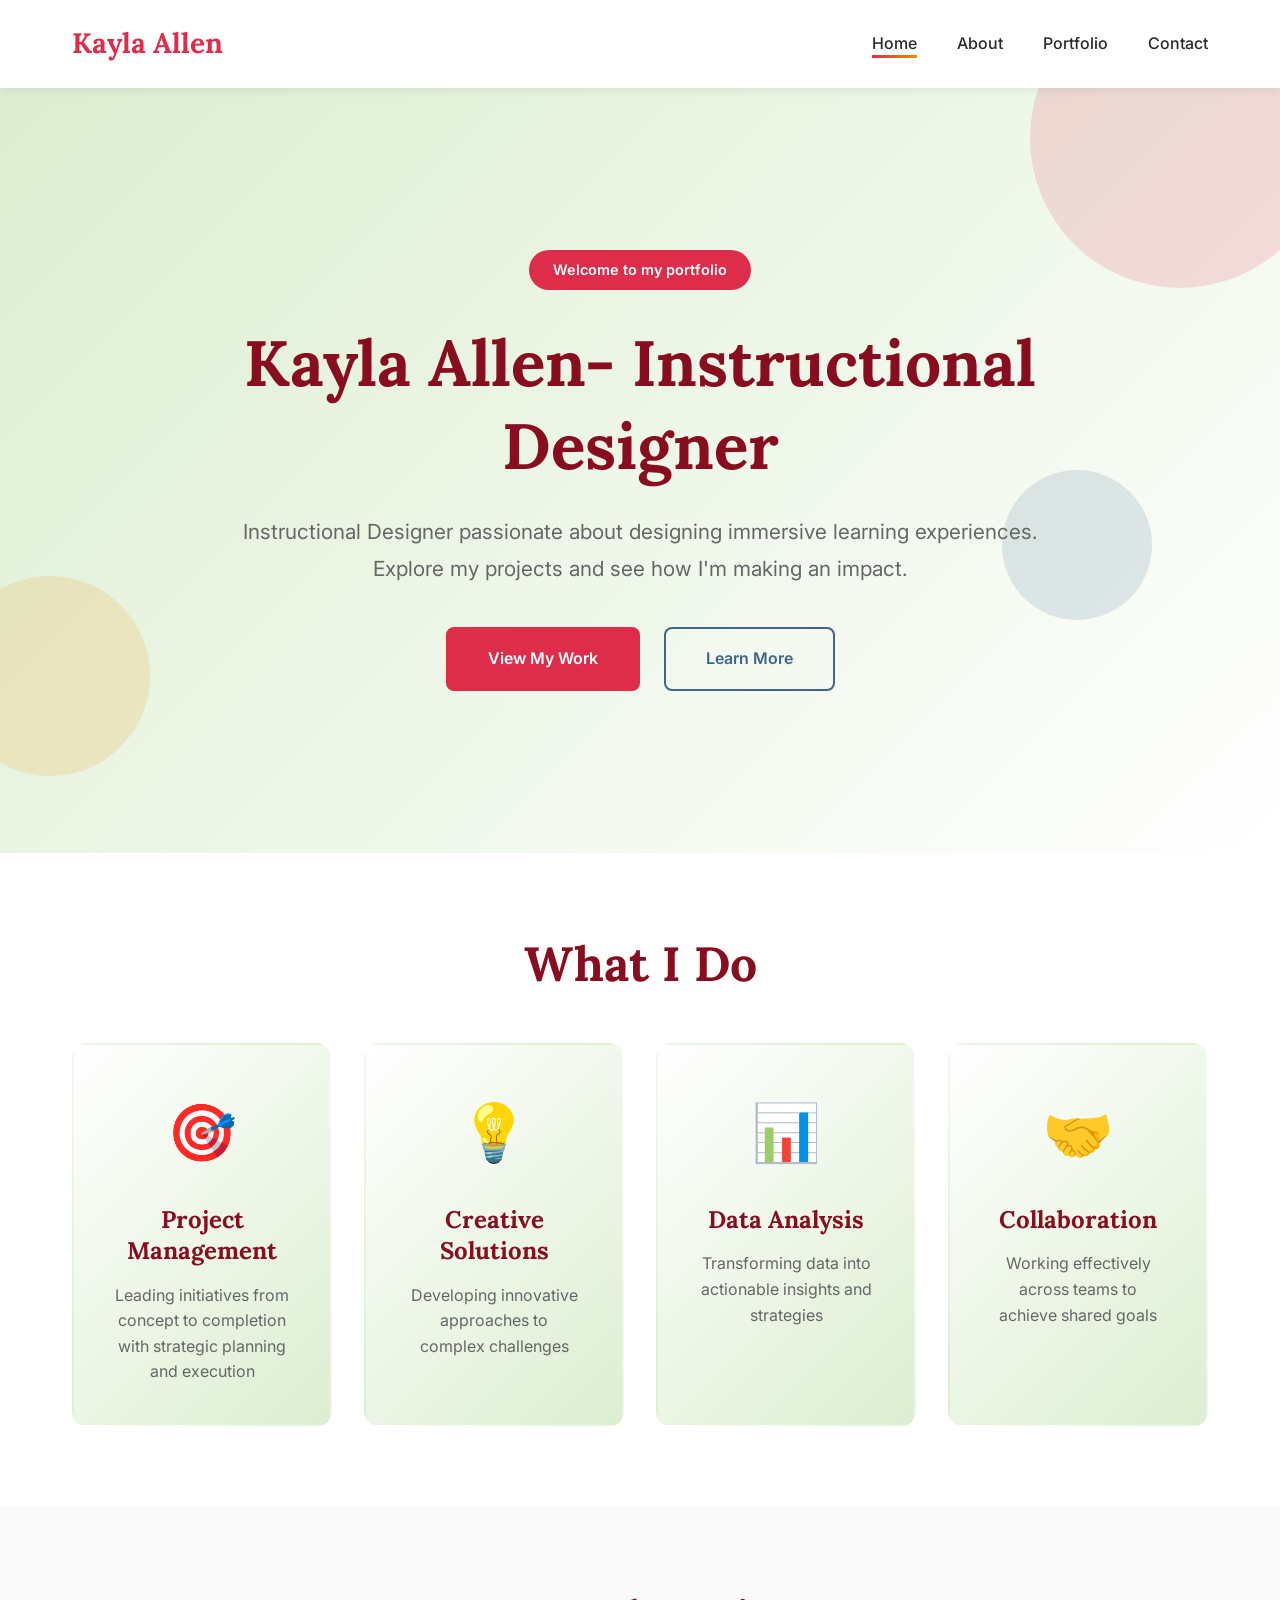
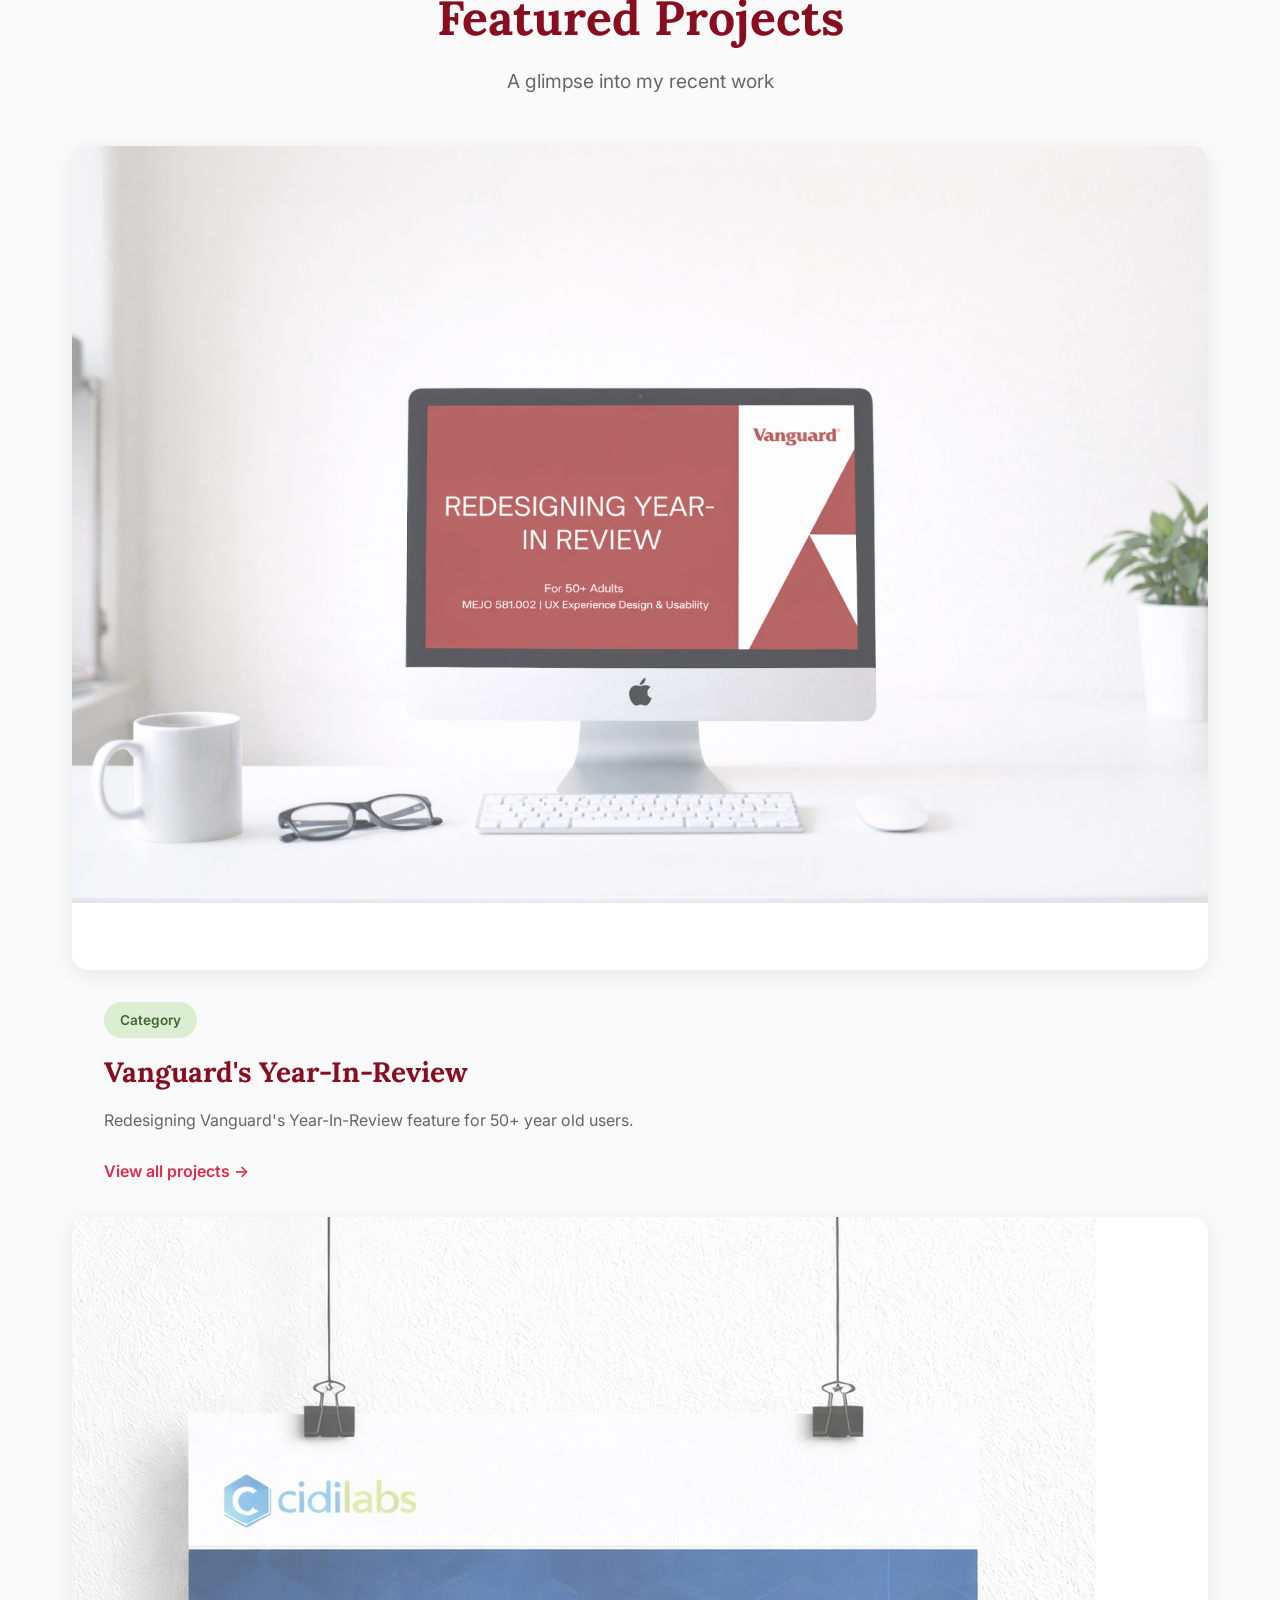
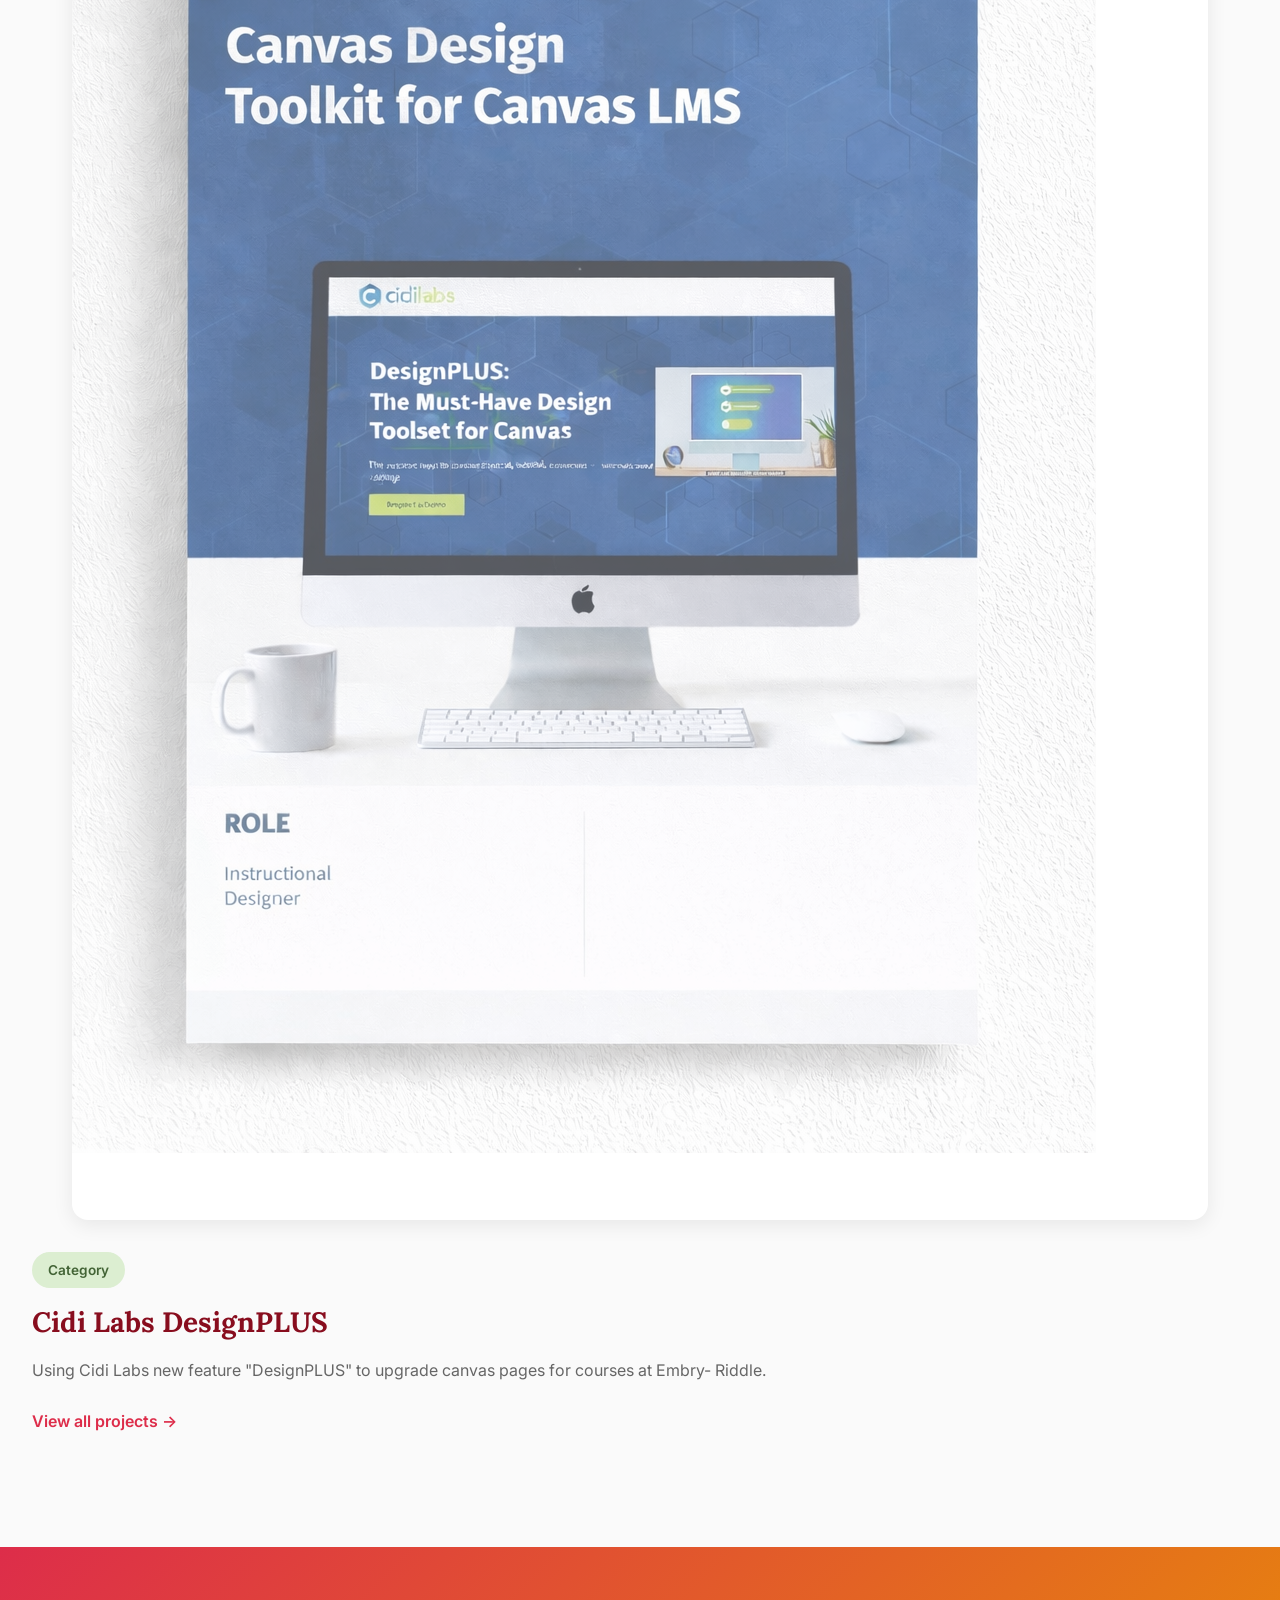
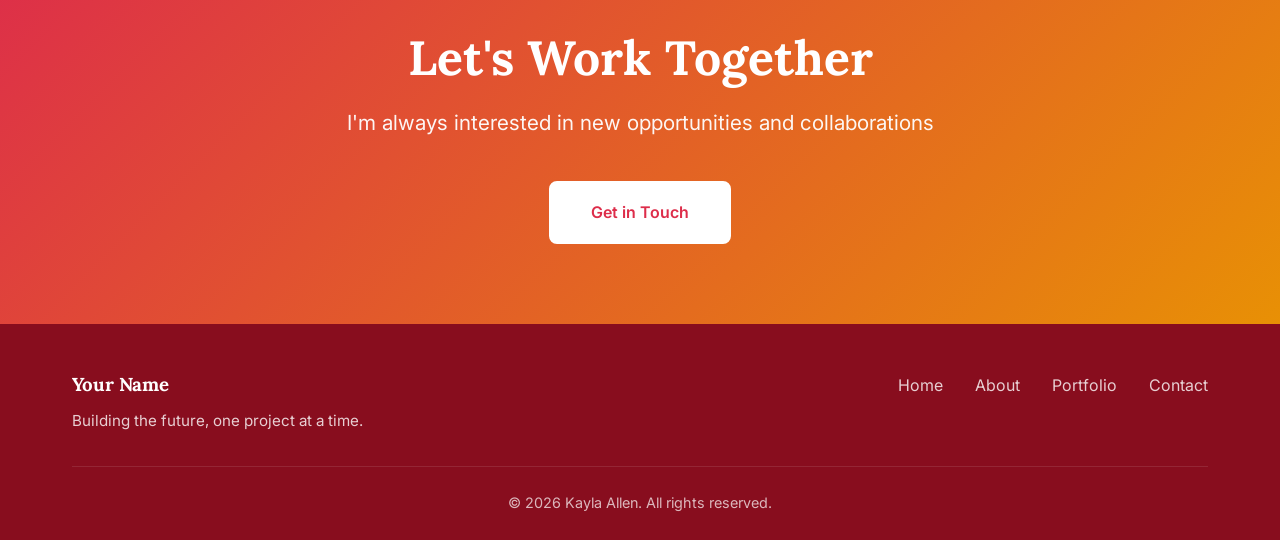
<file: index.html>
<!DOCTYPE html>
<html lang="en">
<head>
    <meta charset="UTF-8">
    <meta name="viewport" content="width=device-width, initial-scale=1.0">
    <title>Kayla Allen - Portfolio</title>
    <link rel="stylesheet" href="styles.css">
    <!-- Google Fonts as fallbacks -->
    <link rel="preconnect" href="https://fonts.googleapis.com">
    <link rel="preconnect" href="https://fonts.gstatic.com" crossorigin>
    <link href="https://fonts.googleapis.com/css2?family=Lora:wght@400;600;700&family=Inter:wght@300;400;500;600;700&display=swap" rel="stylesheet">
</head>
<body>
    <!-- Navigation -->
    <nav class="navbar">
        <div class="nav-container">
            <a href="index.html" class="logo">Kayla Allen</a>
            <ul class="nav-menu">
                <li><a href="index.html" class="active">Home</a></li>
                <li><a href="about.html">About</a></li>
                <li><a href="portfolio.html">Portfolio</a></li>
                <li><a href="contact.html">Contact</a></li>
            </ul>
        </div>
    </nav>

    <!-- Hero Section -->
    <section class="hero">
        <div class="hero-content">
            <div class="hero-badge">Welcome to my portfolio</div>
            <h1 class="hero-title">Kayla Allen- Instructional Designer <span class="highlight"></span></h1>
            <p class="hero-description">
                Instructional Designer passionate about designing immersive learning experiences. 
                Explore my projects and see how I'm making an impact.
            </p>
            <div class="hero-buttons">
                <a href="portfolio.html" class="btn btn-primary">View My Work</a>
                <a href="about.html" class="btn btn-secondary">Learn More</a>
            </div>
        </div>
        <div class="hero-decoration">
            <div class="decoration-circle circle-1"></div>
            <div class="decoration-circle circle-2"></div>
            <div class="decoration-circle circle-3"></div>
        </div>
    </section>

    <!-- Quick Highlights Section -->
    <section class="highlights">
        <div class="container">
            <h2 class="section-title">What I Do</h2>
            <div class="highlights-grid">
                <div class="highlight-card card-1">
                    <div class="card-icon">🎯</div>
                    <h3>Project Management</h3>
                    <p>Leading initiatives from concept to completion with strategic planning and execution</p>
                </div>
                <div class="highlight-card card-2">
                    <div class="card-icon">💡</div>
                    <h3>Creative Solutions</h3>
                    <p>Developing innovative approaches to complex challenges</p>
                </div>
                <div class="highlight-card card-3">
                    <div class="card-icon">📊</div>
                    <h3>Data Analysis</h3>
                    <p>Transforming data into actionable insights and strategies</p>
                </div>
                <div class="highlight-card card-4">
                    <div class="card-icon">🤝</div>
                    <h3>Collaboration</h3>
                    <p>Working effectively across teams to achieve shared goals</p>
                </div>
            </div>
        </div>
    </section>

    <!-- Featured Projects Preview -->
    <section class="featured-projects">
        <div class="container">
            <h2 class="section-title">Featured Projects</h2>
            <p class="section-subtitle">A glimpse into my recent work</p>
            
            <div class="projects-preview">
                <article class="project-preview">
                    <div class="image-placeholder"><img src="Images/vanoverview.png" alt="vanoverview.png"></div>
                        <div class="preview-placeholder">Project 1</div>
                    </div>
                    <div class="project-preview-content">
                        <span class="project-category">Category</span>
                        <h3>Vanguard's Year-In-Review</h3>
                        <p>Redesigning Vanguard's Year-In-Review feature for 50+ year old users.</p>
                        <a href="portfolio.html" class="link-arrow">View all projects →</a>
                    </div>
                </article>

                <article class="project-preview">
                     <div class="image-placeholder"><img src="Images/designcidi.png" alt="Cidi Labs"></div>
                        <div class="preview-placeholder">Project 2</div>
                    </div>
                    <div class="project-preview-content">
                        <span class="project-category">Category</span>
                        <h3>Cidi Labs DesignPLUS</h3>
                        <p>Using Cidi Labs new feature "DesignPLUS" to upgrade canvas pages for courses at Embry- Riddle.</p>
                        <a href="portfolio.html" class="link-arrow">View all projects →</a>
                    </div>
                </article>
            </div>
        </div>
    </section>

    <!-- Call to Action -->
    <section class="cta-section">
        <div class="container">
            <div class="cta-content">
                <h2>Let's Work Together</h2>
                <p>I'm always interested in new opportunities and collaborations</p>
                <a href="contact.html" class="btn btn-light">Get in Touch</a>
            </div>
        </div>
    </section>

    <!-- Footer -->
    <footer class="footer">
        <div class="container">
            <div class="footer-content">
                <div class="footer-left">
                    <h3>Your Name</h3>
                    <p>Building the future, one project at a time.</p>
                </div>
                <div class="footer-links">
                    <a href="index.html">Home</a>
                    <a href="about.html">About</a>
                    <a href="portfolio.html">Portfolio</a>
                    <a href="contact.html">Contact</a>
                </div>
            </div>
            <div class="footer-bottom">
                <p>&copy; 2026 Kayla Allen. All rights reserved.</p>
            </div>
        </div>
    </footer>
</body>
</html>
</file>
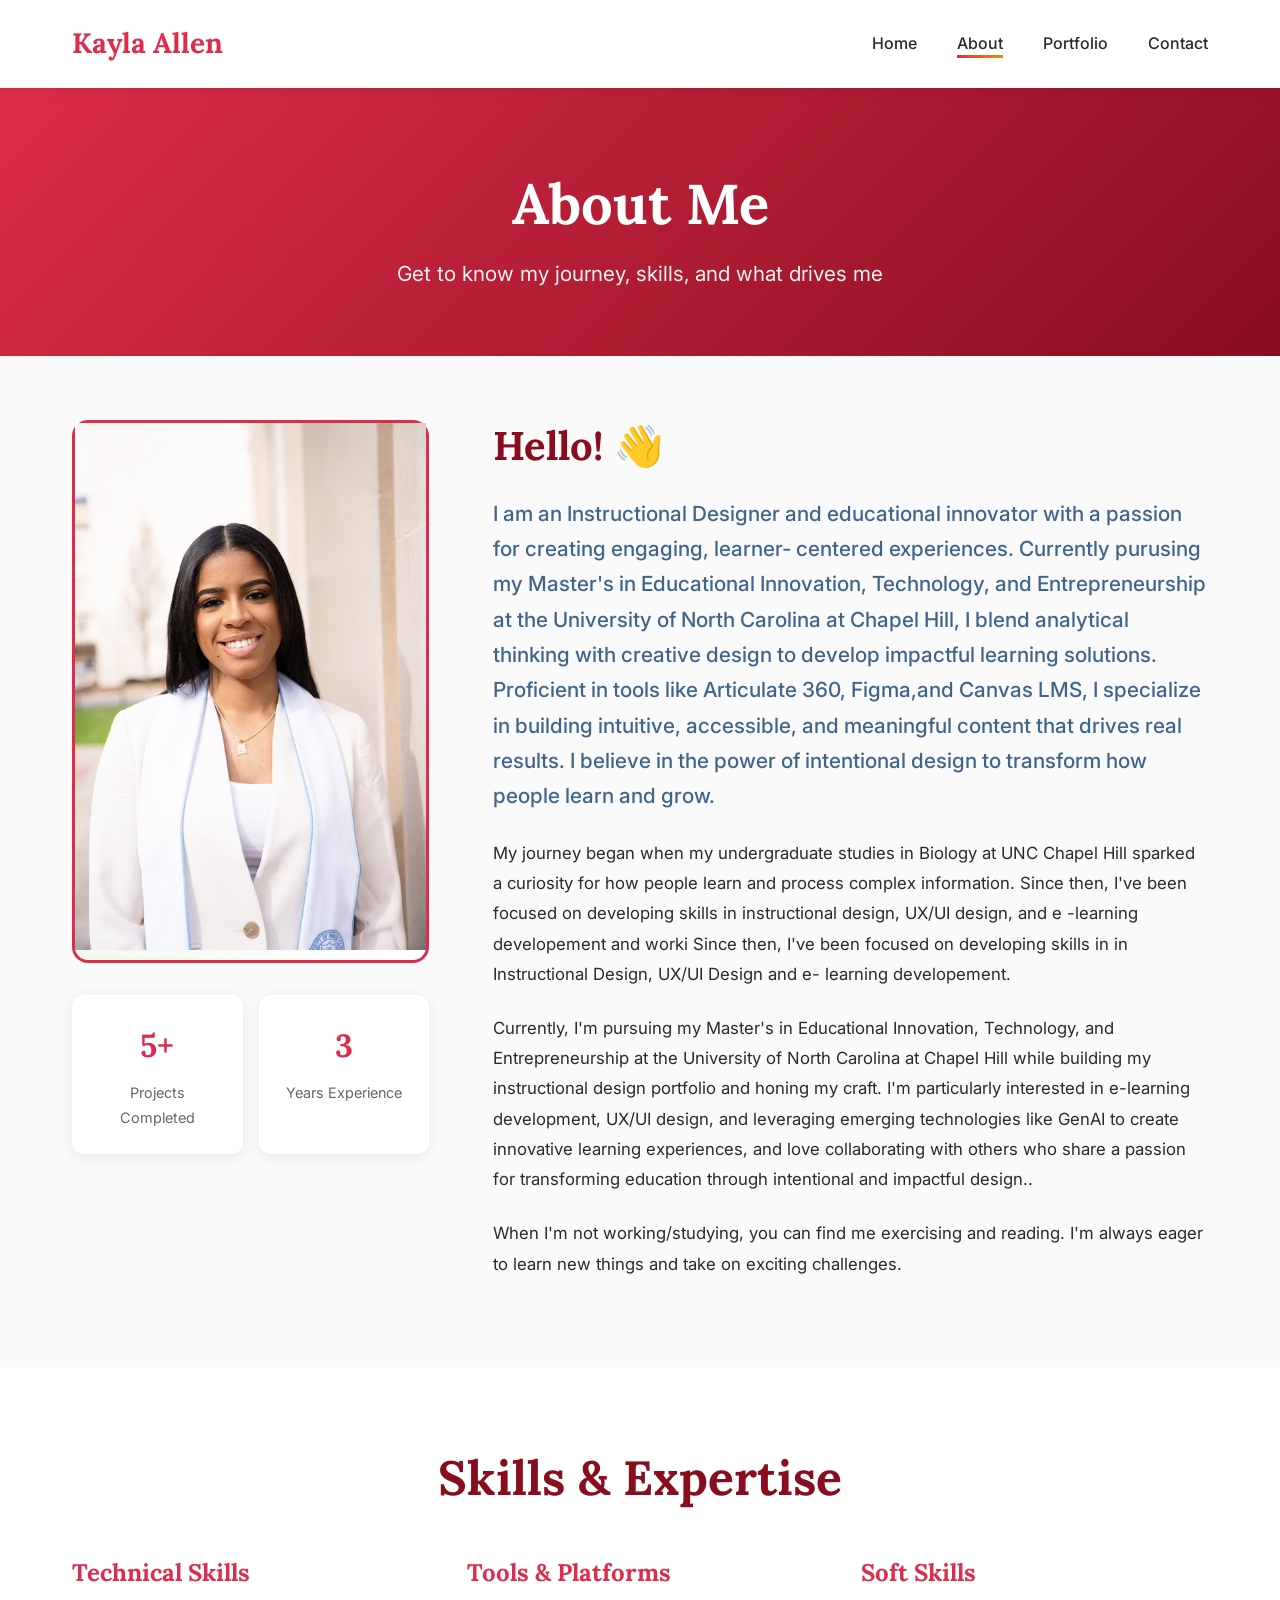
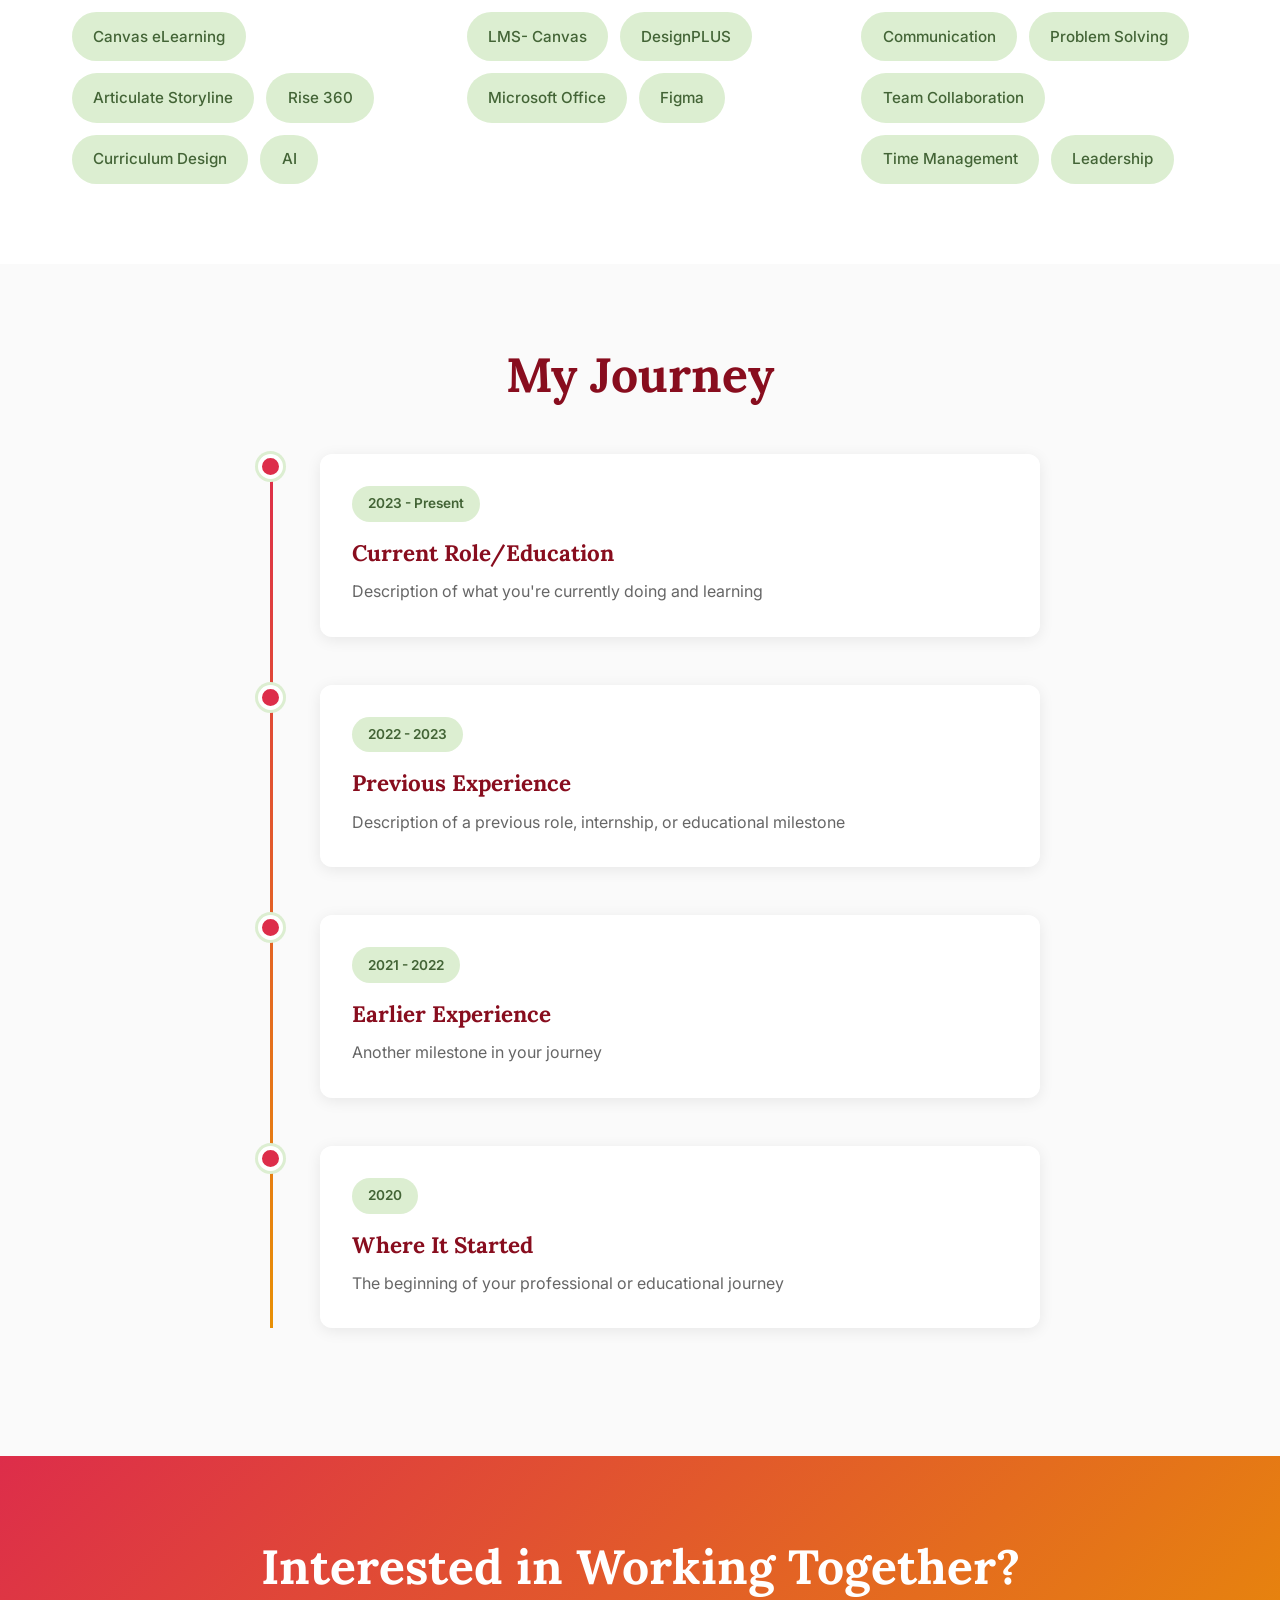
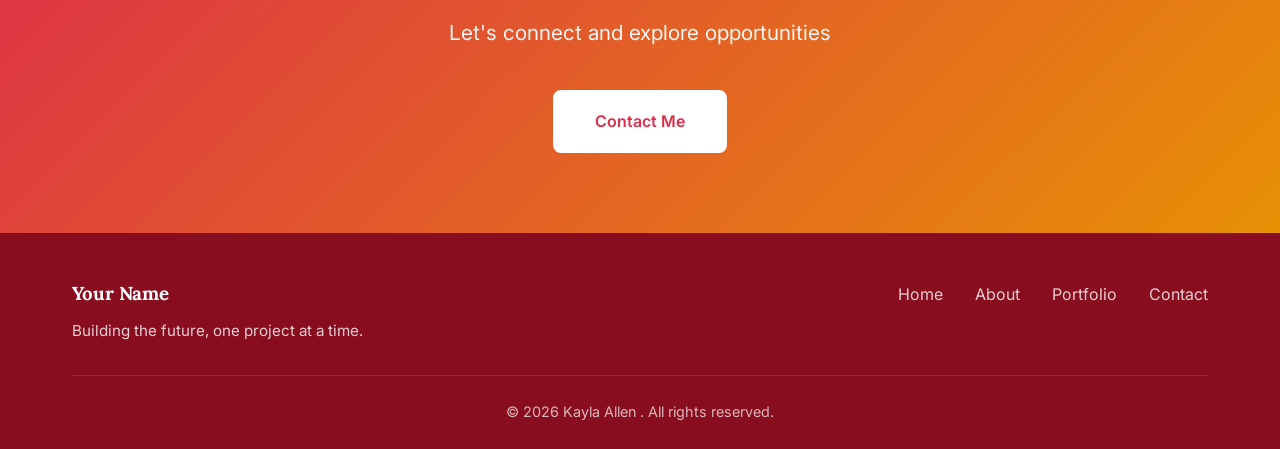
<file: about.html>
<!DOCTYPE html>
<html lang="en">
<head>
    <meta charset="UTF-8">
    <meta name="viewport" content="width=device-width, initial-scale=1.0">
    <title>About - Kayla Allen </title>
    <link rel="stylesheet" href="styles.css">
    <link rel="preconnect" href="https://fonts.googleapis.com">
    <link rel="preconnect" href="https://fonts.gstatic.com" crossorigin>
    <link href="https://fonts.googleapis.com/css2?family=Lora:wght@400;600;700&family=Inter:wght@300;400;500;600;700&display=swap" rel="stylesheet">
</head>
<body>
    <!-- Navigation -->
    <nav class="navbar">
        <div class="nav-container">
            <a href="index.html" class="logo">Kayla Allen</a>
            <ul class="nav-menu">
                <li><a href="index.html">Home</a></li>
                <li><a href="about.html" class="active">About</a></li>
                <li><a href="portfolio.html">Portfolio</a></li>
                <li><a href="contact.html">Contact</a></li>
            </ul>
        </div>
    </nav>

    <!-- Page Header -->
    <section class="page-header">
        <div class="container">
            <h1 class="page-title">About Me</h1>
            <p class="page-description">Get to know my journey, skills, and what drives me</p>
        </div>
    </section>

    <!-- About Content -->
    <section class="about-content">
        <div class="container">
            <div class="about-grid">
                <!-- Photo/Visual Section -->
                <div class="about-visual">
                    <div class="profile-placeholder">
                        <p><img src="Images/IMG_3993.jpeg" alt="My profile picture"></p>
                    </div>
                    <div class="about-stats">
                        <div class="stat-box">
                            <span class="stat-number">5+</span>
                            <span class="stat-label">Projects Completed</span>
                        </div>
                        <div class="stat-box">
                            <span class="stat-number">3</span>
                            <span class="stat-label">Years Experience</span>
                        </div>
                    </div>
                </div>

                <!-- Text Content -->
                <div class="about-text">
                    <h2>Hello! 👋</h2>
                    <p class="lead">
                       I am an Instructional Designer and educational innovator with a passion for creating engaging, learner- centered experiences. Currently purusing my Master's in Educational Innovation, Technology, and Entrepreneurship at the University of North Carolina at Chapel Hill, I blend analytical thinking with creative design to develop impactful learning solutions. Proficient in tools like Articulate 360, Figma,and Canvas LMS, I specialize in building intuitive, accessible, and meaningful content that drives real results. 
                        I believe in the power of intentional design to transform how people learn and grow.
                    </p>
                    <p>
                        My journey began when my undergraduate studies in Biology at UNC Chapel Hill sparked a curiosity for how people learn and process complex information. Since then, I've been focused on developing skills in instructional design, UX/UI design, and e -learning developement and worki Since then, I've been focused on developing skills in 
                        in Instructional Design, UX/UI Design and e- learning developement.
                    </p>
                    <p>
                        Currently, I'm pursuing my Master's in Educational Innovation, Technology, and Entrepreneurship at the University of North Carolina at Chapel Hill while building my instructional design portfolio and honing my craft. I'm particularly interested in e-learning development, UX/UI design, and leveraging emerging technologies like GenAI to create innovative learning experiences, and love collaborating with others who share a passion for transforming education through intentional and impactful design..
                    </p>
                    <p>
                        When I'm not working/studying, you can find me exercising and reading. 
                        I'm always eager to learn new things and take on exciting challenges.
                    </p>
                </div>
            </div>
        </div>
    </section>

    <!-- Skills Section -->
    <section class="skills-section">
        <div class="container">
            <h2 class="section-title">Skills & Expertise</h2>
            
            <div class="skills-categories">
                <div class="skill-category">
                    <h3>Technical Skills</h3>
                    <div class="skill-tags">
                        <span class="skill-tag">Canvas eLearning</span>
                        <span class="skill-tag">Articulate Storyline</span>
                        <span class="skill-tag">Rise 360</span>
                        <span class="skill-tag">Curriculum Design</span>
                        <span class="skill-tag">AI</span>
                    </div>
                </div>

                <div class="skill-category">
                    <h3>Tools & Platforms</h3>
                    <div class="skill-tags">
                        <span class="skill-tag">LMS- Canvas</span>
                        <span class="skill-tag">DesignPLUS</span>
                        <span class="skill-tag">Microsoft Office</span>
                        <span class="skill-tag">Figma</span>
                    </div>
                </div>

                <div class="skill-category">
                    <h3>Soft Skills</h3>
                    <div class="skill-tags">
                        <span class="skill-tag">Communication</span>
                        <span class="skill-tag">Problem Solving</span>
                        <span class="skill-tag">Team Collaboration</span>
                        <span class="skill-tag">Time Management</span>
                        <span class="skill-tag">Leadership</span>
                    </div>
                </div>
            </div>
        </div>
    </section>

    <!-- Education/Experience Timeline -->
    <section class="timeline-section">
        <div class="container">
            <h2 class="section-title">My Journey</h2>
            
            <div class="timeline">
                <div class="timeline-item">
                    <div class="timeline-dot"></div>
                    <div class="timeline-content">
                        <span class="timeline-date">2023 - Present</span>
                        <h3>Current Role/Education</h3>
                        <p>Description of what you're currently doing and learning</p>
                    </div>
                </div>

                <div class="timeline-item">
                    <div class="timeline-dot"></div>
                    <div class="timeline-content">
                        <span class="timeline-date">2022 - 2023</span>
                        <h3>Previous Experience</h3>
                        <p>Description of a previous role, internship, or educational milestone</p>
                    </div>
                </div>

                <div class="timeline-item">
                    <div class="timeline-dot"></div>
                    <div class="timeline-content">
                        <span class="timeline-date">2021 - 2022</span>
                        <h3>Earlier Experience</h3>
                        <p>Another milestone in your journey</p>
                    </div>
                </div>

                <div class="timeline-item">
                    <div class="timeline-dot"></div>
                    <div class="timeline-content">
                        <span class="timeline-date">2020</span>
                        <h3>Where It Started</h3>
                        <p>The beginning of your professional or educational journey</p>
                    </div>
                </div>
            </div>
        </div>
    </section>

    <!-- CTA Section -->
    <section class="cta-section">
        <div class="container">
            <div class="cta-content">
                <h2>Interested in Working Together?</h2>
                <p>Let's connect and explore opportunities</p>
                <a href="contact.html" class="btn btn-light">Contact Me</a>
            </div>
        </div>
    </section>

    <!-- Footer -->
    <footer class="footer">
        <div class="container">
            <div class="footer-content">
                <div class="footer-left">
                    <h3>Your Name</h3>
                    <p>Building the future, one project at a time.</p>
                </div>
                <div class="footer-links">
                    <a href="index.html">Home</a>
                    <a href="about.html">About</a>
                    <a href="portfolio.html">Portfolio</a>
                    <a href="contact.html">Contact</a>
                </div>
            </div>
            <div class="footer-bottom">
                <p>&copy; 2026 Kayla Allen . All rights reserved.</p>
            </div>
        </div>
    </footer>
</body>
</html>
</file>
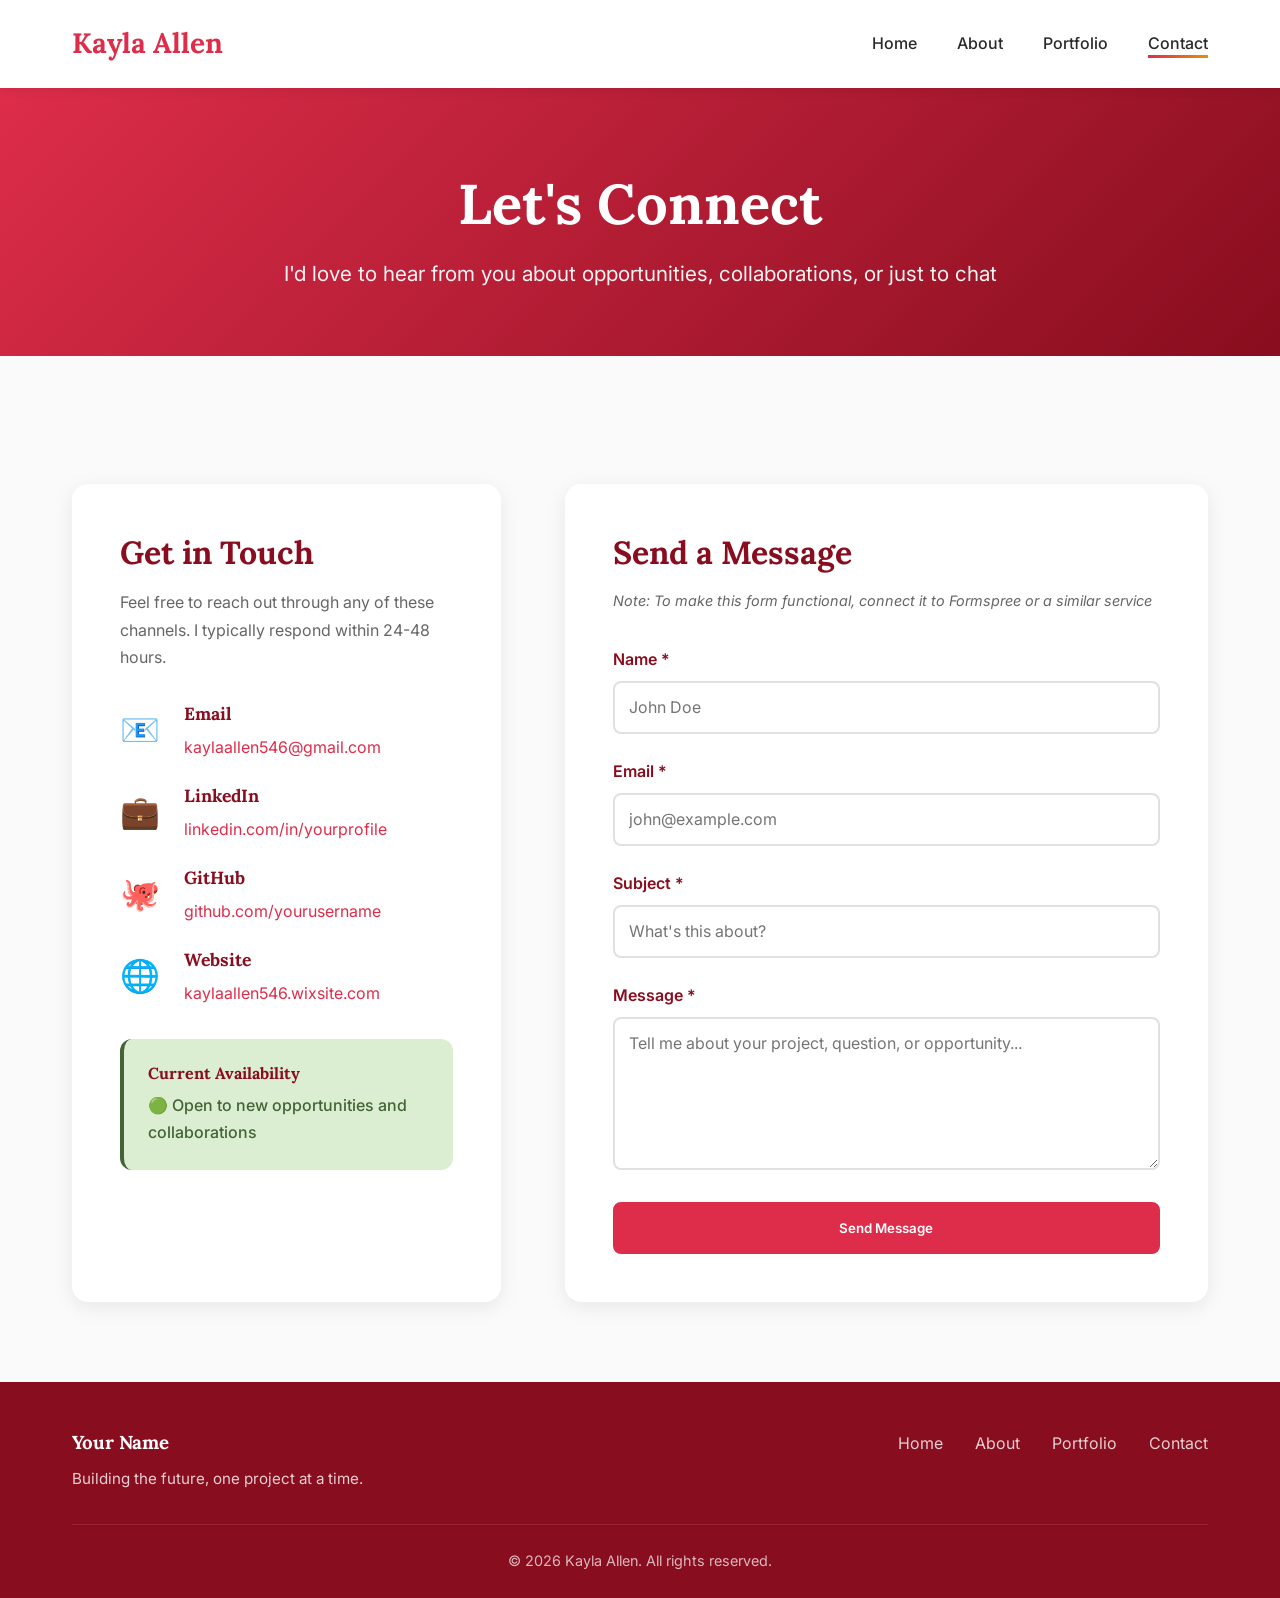
<file: contact.html>
<!DOCTYPE html>
<html lang="en">
<head>
    <meta charset="UTF-8">
    <meta name="viewport" content="width=device-width, initial-scale=1.0">
    <title>Contact - Kayla Allen</title>
    <link rel="stylesheet" href="styles.css">
    <link rel="preconnect" href="https://fonts.googleapis.com">
    <link rel="preconnect" href="https://fonts.gstatic.com" crossorigin>
    <link href="https://fonts.googleapis.com/css2?family=Lora:wght@400;600;700&family=Inter:wght@300;400;500;600;700&display=swap" rel="stylesheet">
</head>
<body>
    <!-- Navigation -->
    <nav class="navbar">
        <div class="nav-container">
            <a href="index.html" class="logo">Kayla Allen</a>
            <ul class="nav-menu">
                <li><a href="index.html">Home</a></li>
                <li><a href="about.html">About</a></li>
                <li><a href="portfolio.html">Portfolio</a></li>
                <li><a href="contact.html" class="active">Contact</a></li>
            </ul>
        </div>
    </nav>

    <!-- Page Header -->
    <section class="page-header">
        <div class="container">
            <h1 class="page-title">Let's Connect</h1>
            <p class="page-description">I'd love to hear from you about opportunities, collaborations, or just to chat</p>
        </div>
    </section>

    <!-- Contact Section -->
    <section class="contact-section">
        <div class="container">
            <div class="contact-grid">
                
                <!-- Contact Information -->
                <div class="contact-info-panel">
                    <h2>Get in Touch</h2>
                    <p>Feel free to reach out through any of these channels. I typically respond within 24-48 hours.</p>
                    
                    <div class="contact-methods">
                        <div class="contact-item">
                            <div class="contact-icon">📧</div>
                            <div class="contact-details">
                                <h4>Email</h4>
                                <a href="mailto:your.email@example.com">kaylaallen546@gmail.com</a>
                            </div>
                        </div>

                        <div class="contact-item">
                            <div class="contact-icon">💼</div>
                            <div class="contact-details">
                                <h4>LinkedIn</h4>
                                <a href="https://linkedin.com/in/kaylaallen546" target="_blank">linkedin.com/in/yourprofile</a>
                            </div>
                        </div>

                        <div class="contact-item">
                            <div class="contact-icon">🐙</div>
                            <div class="contact-details">
                                <h4>GitHub</h4>
                                <a href="https://github.com/yourusername" target="_blank">github.com/yourusername</a>
                            </div>
                        </div>

                        <div class="contact-item">
                            <div class="contact-icon">🌐</div>
                            <div class="contact-details">
                                <h4>Website</h4>
                                <a href="#">kaylaallen546.wixsite.com</a>
                            </div>
                        </div>
                    </div>

                    <div class="availability">
                        <h4>Current Availability</h4>
                        <p>🟢 Open to new opportunities and collaborations</p>
                    </div>
                </div>

                <!-- Contact Form -->
                <div class="contact-form-panel">
                    <h2>Send a Message</h2>
                    <p class="form-instruction">
                        <em>Note: To make this form functional, connect it to Formspree or a similar service</em>
                    </p>
                    
                    <form class="contact-form" action="#" method="POST">
                        <div class="form-group">
                            <label for="name"> Name *</label>
                            <input type="text" id="name" name="name" placeholder="John Doe" required>
                        </div>

                        <div class="form-group">
                            <label for="email">Email *</label>
                            <input type="email" id="email" name="email" placeholder="john@example.com" required>
                        </div>

                        <div class="form-group">
                            <label for="subject">Subject *</label>
                            <input type="text" id="subject" name="subject" placeholder="What's this about?" required>
                        </div>

                        <div class="form-group">
                            <label for="message">Message *</label>
                            <textarea id="message" name="message" rows="6" placeholder="Tell me about your project, question, or opportunity..." required></textarea>
                        </div>

                        <button type="submit" class="btn btn-primary btn-full">Send Message</button>
                    </form>
                </div>

            </div>
        </div>
    </section>

    <!-- Footer -->
    <footer class="footer">
        <div class="container">
            <div class="footer-content">
                <div class="footer-left">
                    <h3>Your Name</h3>
                    <p>Building the future, one project at a time.</p>
                </div>
                <div class="footer-links">
                    <a href="index.html">Home</a>
                    <a href="about.html">About</a>
                    <a href="portfolio.html">Portfolio</a>
                    <a href="contact.html">Contact</a>
                </div>
            </div>
            <div class="footer-bottom">
                <p>&copy; 2026 Kayla Allen. All rights reserved.</p>
            </div>
        </div>
    </footer>
</body>
</html>
</file>
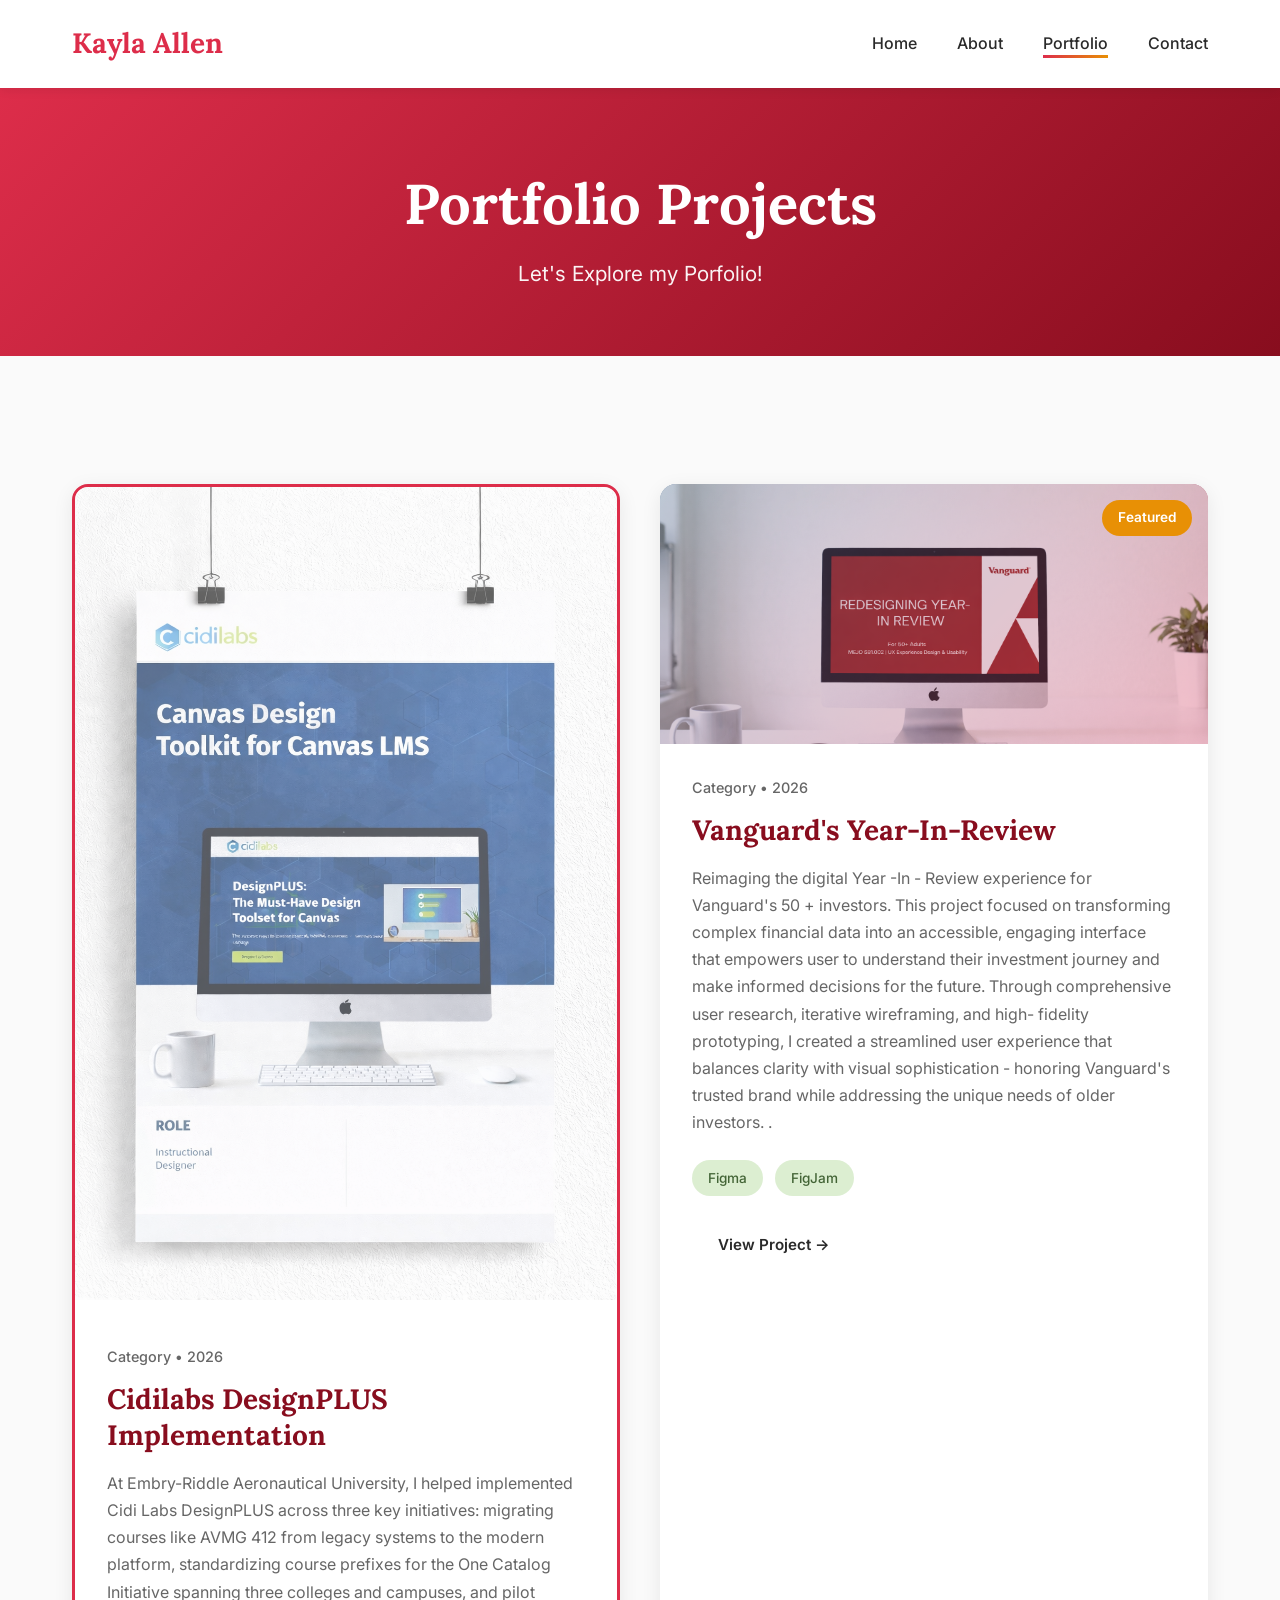
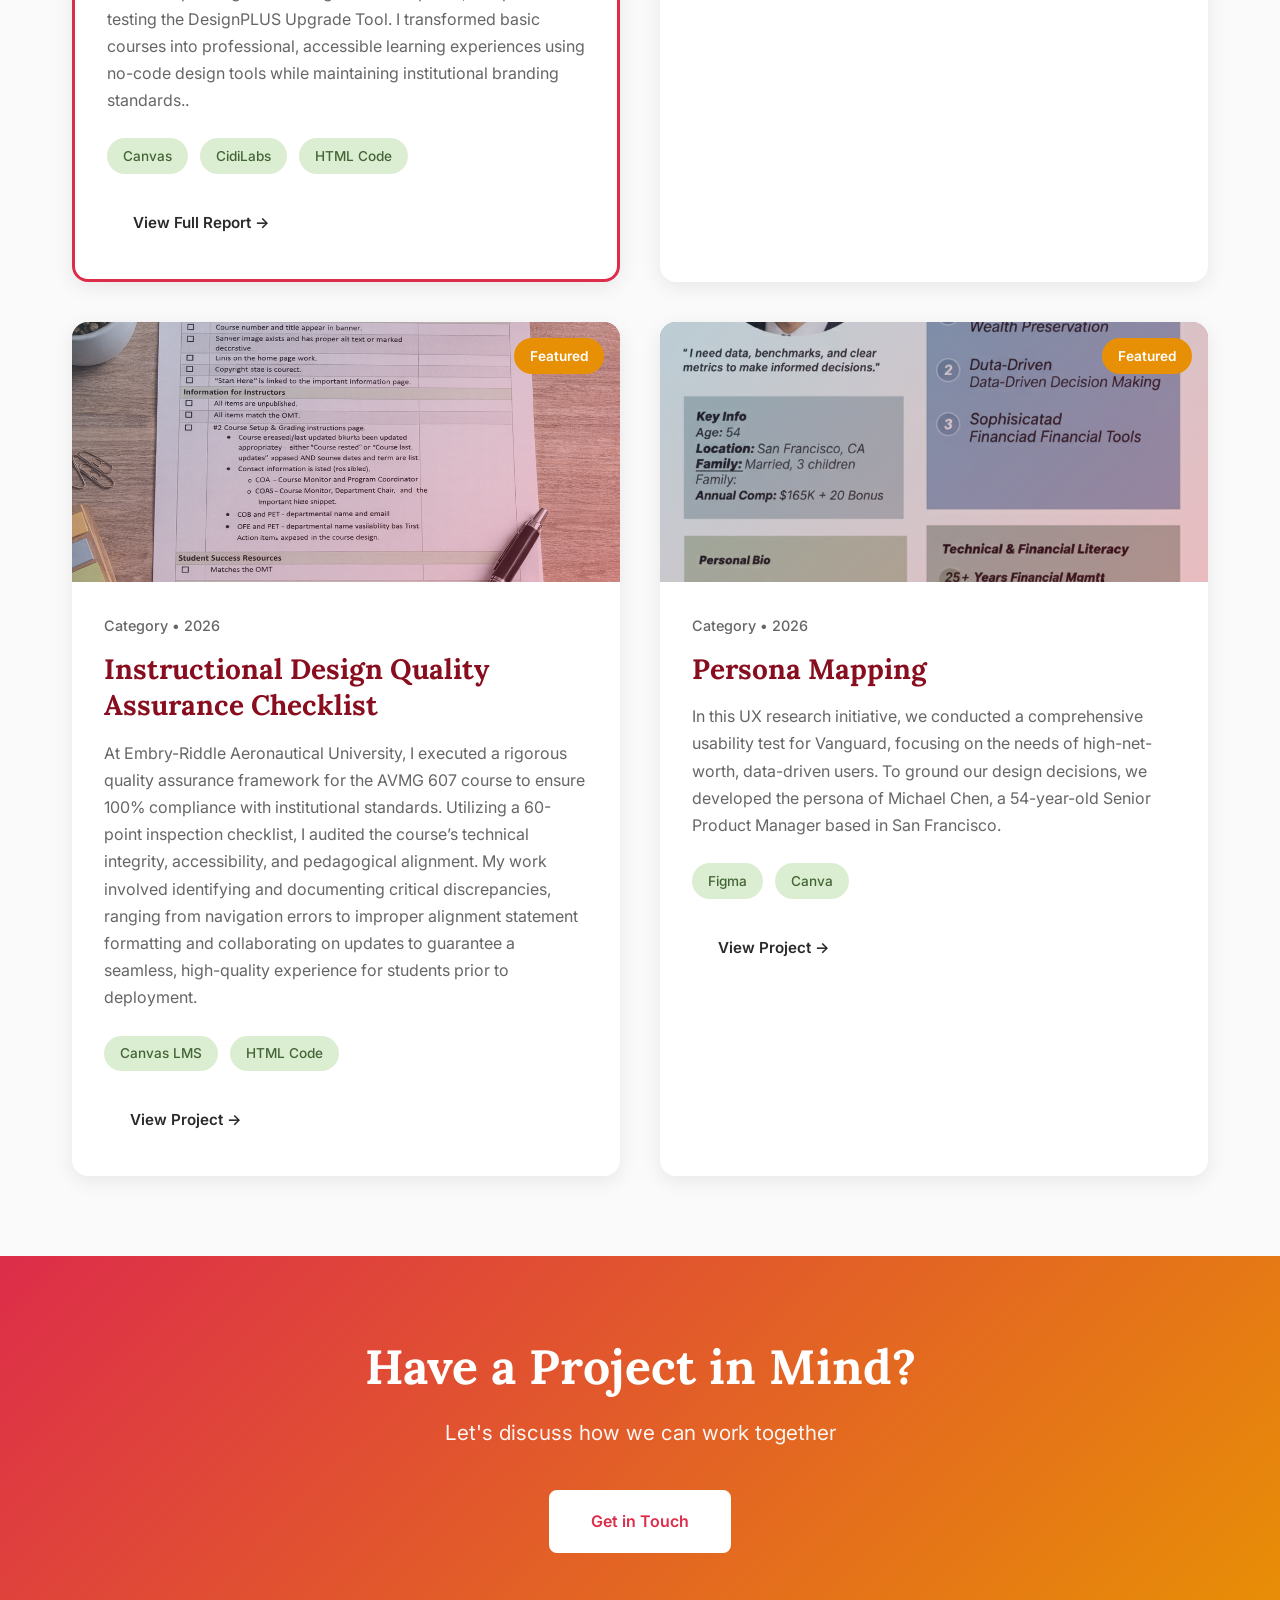
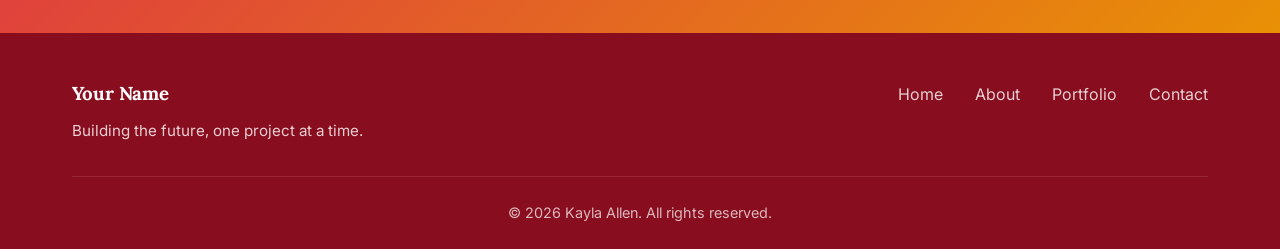
<file: portfolio.html>
<!DOCTYPE html>
<html lang="en">
<head>
    <meta charset="UTF-8">
    <meta name="viewport" content="width=device-width, initial-scale=1.0">
    <title>Portfolio - Kayla Allen</title>
    <link rel="stylesheet" href="styles.css">
    <link rel="preconnect" href="https://fonts.googleapis.com">
    <link rel="preconnect" href="https://fonts.gstatic.com" crossorigin>
    <link href="https://fonts.googleapis.com/css2?family=Lora:wght@400;600;700&family=Inter:wght@300;400;500;600;700&display=swap" rel="stylesheet">
</head>
<body>
    <!-- Navigation -->
    <nav class="navbar">
        <div class="nav-container">
            <a href="index.html" class="logo">Kayla Allen</a>
            <ul class="nav-menu">
                <li><a href="index.html">Home</a></li>
                <li><a href="about.html">About</a></li>
                <li><a href="portfolio.html" class="active">Portfolio</a></li>
                <li><a href="contact.html">Contact</a></li>
            </ul>
        </div>
    </nav>

    <!-- Page Header -->
    <section class="page-header">
        <div class="container">
            <h1 class="page-title">Portfolio Projects</h1>
            <p class="page-description">Let's Explore my Porfolio!</p>
        </div>
    </section>

    <!-- Portfolio Grid -->
    <section class="portfolio-section">
        <div class="container">
            <div class="portfolio-grid">

                <!-- Project 1 - Links to Report Page -->
                <article class="portfolio-card featured">
                    <div class="cidilabs.jpg">
                        <div class="image-placeholder"><img src="Images/designcidi.png" alt="Cidi Labs"></div>
                        <span class="project-badge">Featured</span>
                    </div>
                    <div class="portfolio-content">
                        <span class="project-meta">Category • 2026</span>
                        <h3>Cidilabs DesignPLUS Implementation</h3>
                        <p>
                        At Embry-Riddle Aeronautical University, I helped implemented Cidi Labs DesignPLUS across three key initiatives: migrating courses like AVMG 412 from legacy systems to the modern platform, standardizing course prefixes for the One Catalog Initiative spanning three colleges and campuses, and pilot testing the DesignPLUS Upgrade Tool. I transformed basic courses into professional, accessible learning experiences using no-code design tools while maintaining institutional branding standards..
                        </p>
                        <div class="project-tags">
                            <span>Canvas</span>
                            <span>CidiLabs</span>
                            <span>HTML Code</span>
                        </div>
                        <a href="project-report-2.html" class="btn btn-small">View Full Report →</a>
                    </div>
                </article>

                <!-- Project 2 -->
                <article class="portfolio-card">
                    <div class="portfolio-image">
                        <div class="image-placeholder"><img src="Images/vanoverview.png" alt="vanoverview.png"></div>
                        <span class="project-badge">Featured</span>
                    </div>
                    <div class="portfolio-content">
                        <span class="project-meta">Category • 2026</span>
                        <h3>Vanguard's Year-In-Review</h3>
                        <p>
                            Reimaging the digital Year -In - Review experience for Vanguard's 50 + investors. This project focused on transforming complex financial data into an accessible, engaging interface that empowers user to understand their investment journey and make informed decisions for the future. 
                            ​Through comprehensive user research, iterative wireframing, and high- fidelity prototyping, I created a streamlined user experience that balances clarity with visual sophistication - honoring Vanguard's trusted brand while addressing the unique needs of older investors. .
                        </p>
                        <div class="project-tags">
                            <span>Figma</span>
                            <span>FigJam</span>
                        </div>
                        <a href="#" class="btn btn-small">View Project →</a>
                    </div>
                </article>
                 
                
                <!-- Project 3 -->
                <article class="portfolio-card">
                    <div class="portfolio-image">
                        <div class="image-placeholder"><img src="Images/iddqualityreview.png" alt="IDD Quality Review"></div>
                        <span class="project-badge">Featured</span>
                    </div>
                    <div class="portfolio-content">
                        <span class="project-meta">Category • 2026</span>
                        <h3>Instructional Design Quality Assurance Checklist</h3>
                        <p>
                            At Embry-Riddle Aeronautical University, I executed a rigorous quality assurance framework for the AVMG 607 course to ensure 100% compliance with institutional standards. Utilizing a 60-point inspection checklist, I audited the course’s technical integrity, accessibility, and pedagogical alignment. My work involved identifying and documenting critical discrepancies, ranging from navigation errors to improper alignment statement formatting and collaborating on updates to guarantee a seamless, high-quality experience for students prior to deployment.
                        </p>
                        <div class="project-tags">
                            <span>Canvas LMS</span>
                            <span>HTML Code</span>
                        </div>
                        <a href="#" class="btn btn-small">View Project →</a>
                    </div>
                </article>

                <article class="portfolio-card">
                    <div class="portfolio-image">
                        <div class="image-placeholder"><img src="Images/personamap.png" alt="Persona Map"></div>
                        <span class="project-badge">Featured</span>
                    </div>
                    <div class="portfolio-content">
                        <span class="project-meta">Category • 2026</span>
                        <h3>Persona Mapping</h3>
                        <p>
                In this UX research initiative, we conducted a comprehensive usability test for Vanguard, focusing on the needs of high-net-worth, data-driven users. To ground our design decisions, we developed the persona of Michael Chen, a 54-year-old Senior Product Manager based in San Francisco.                        </p>
                        <div class="project-tags">
                            <span>Figma</span>
                            <span>Canva</span>
                        </div>
                        <a href="#" class="btn btn-small">View Project →</a>
                    </div>
                </article>
                
            </div>
        </div>
    </section>

    <!-- CTA Section -->
    <section class="cta-section">
        <div class="container">
            <div class="cta-content">
                <h2>Have a Project in Mind?</h2>
                <p>Let's discuss how we can work together</p>
                <a href="contact.html" class="btn btn-light">Get in Touch</a>
            </div>
        </div>
    </section>

    <!-- Footer -->
    <footer class="footer">
        <div class="container">
            <div class="footer-content">
                <div class="footer-left">
                    <h3>Your Name</h3>
                    <p>Building the future, one project at a time.</p>
                </div>
                <div class="footer-links">
                    <a href="index.html">Home</a>
                    <a href="about.html">About</a>
                    <a href="portfolio.html">Portfolio</a>
                    <a href="contact.html">Contact</a>
                </div>
            </div>
            <div class="footer-bottom">
                <p>&copy; 2026 Kayla Allen. All rights reserved.</p>
            </div>
        </div>
    </footer>
</body>
</html>
</file>
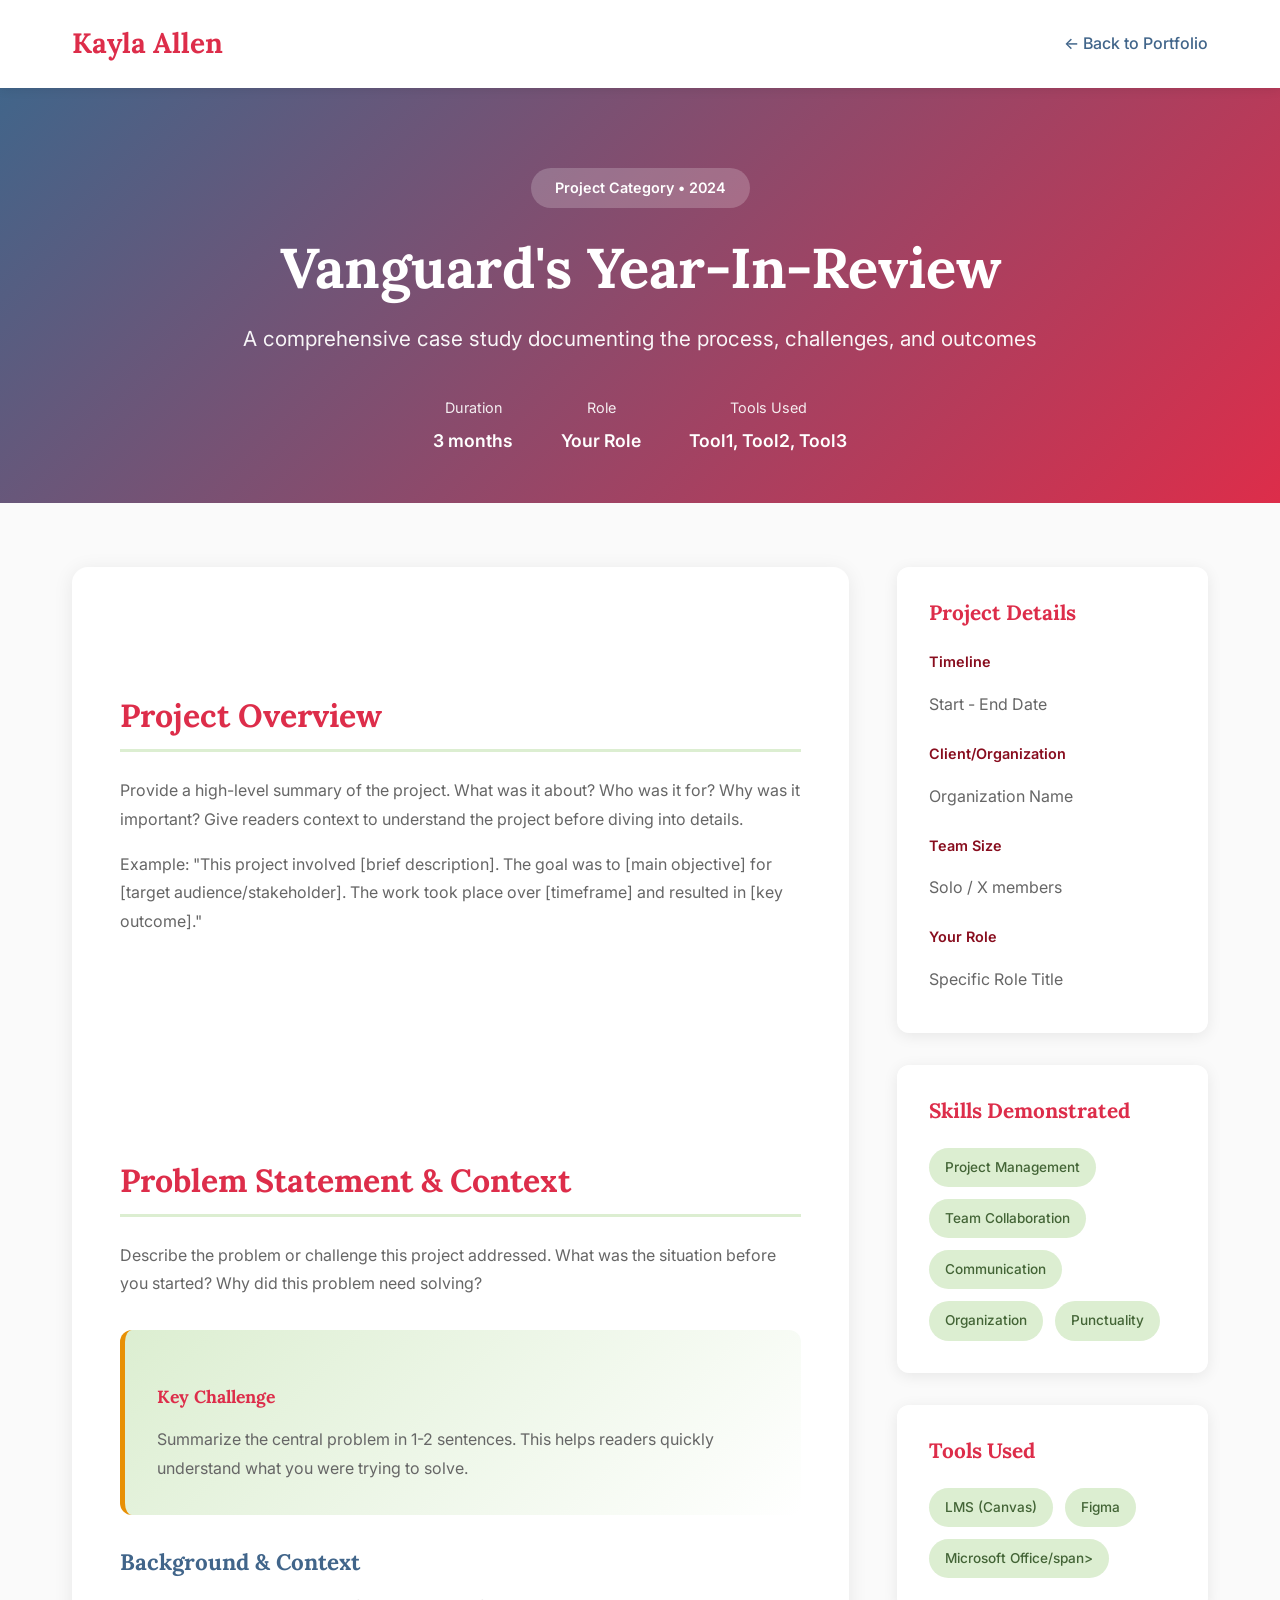
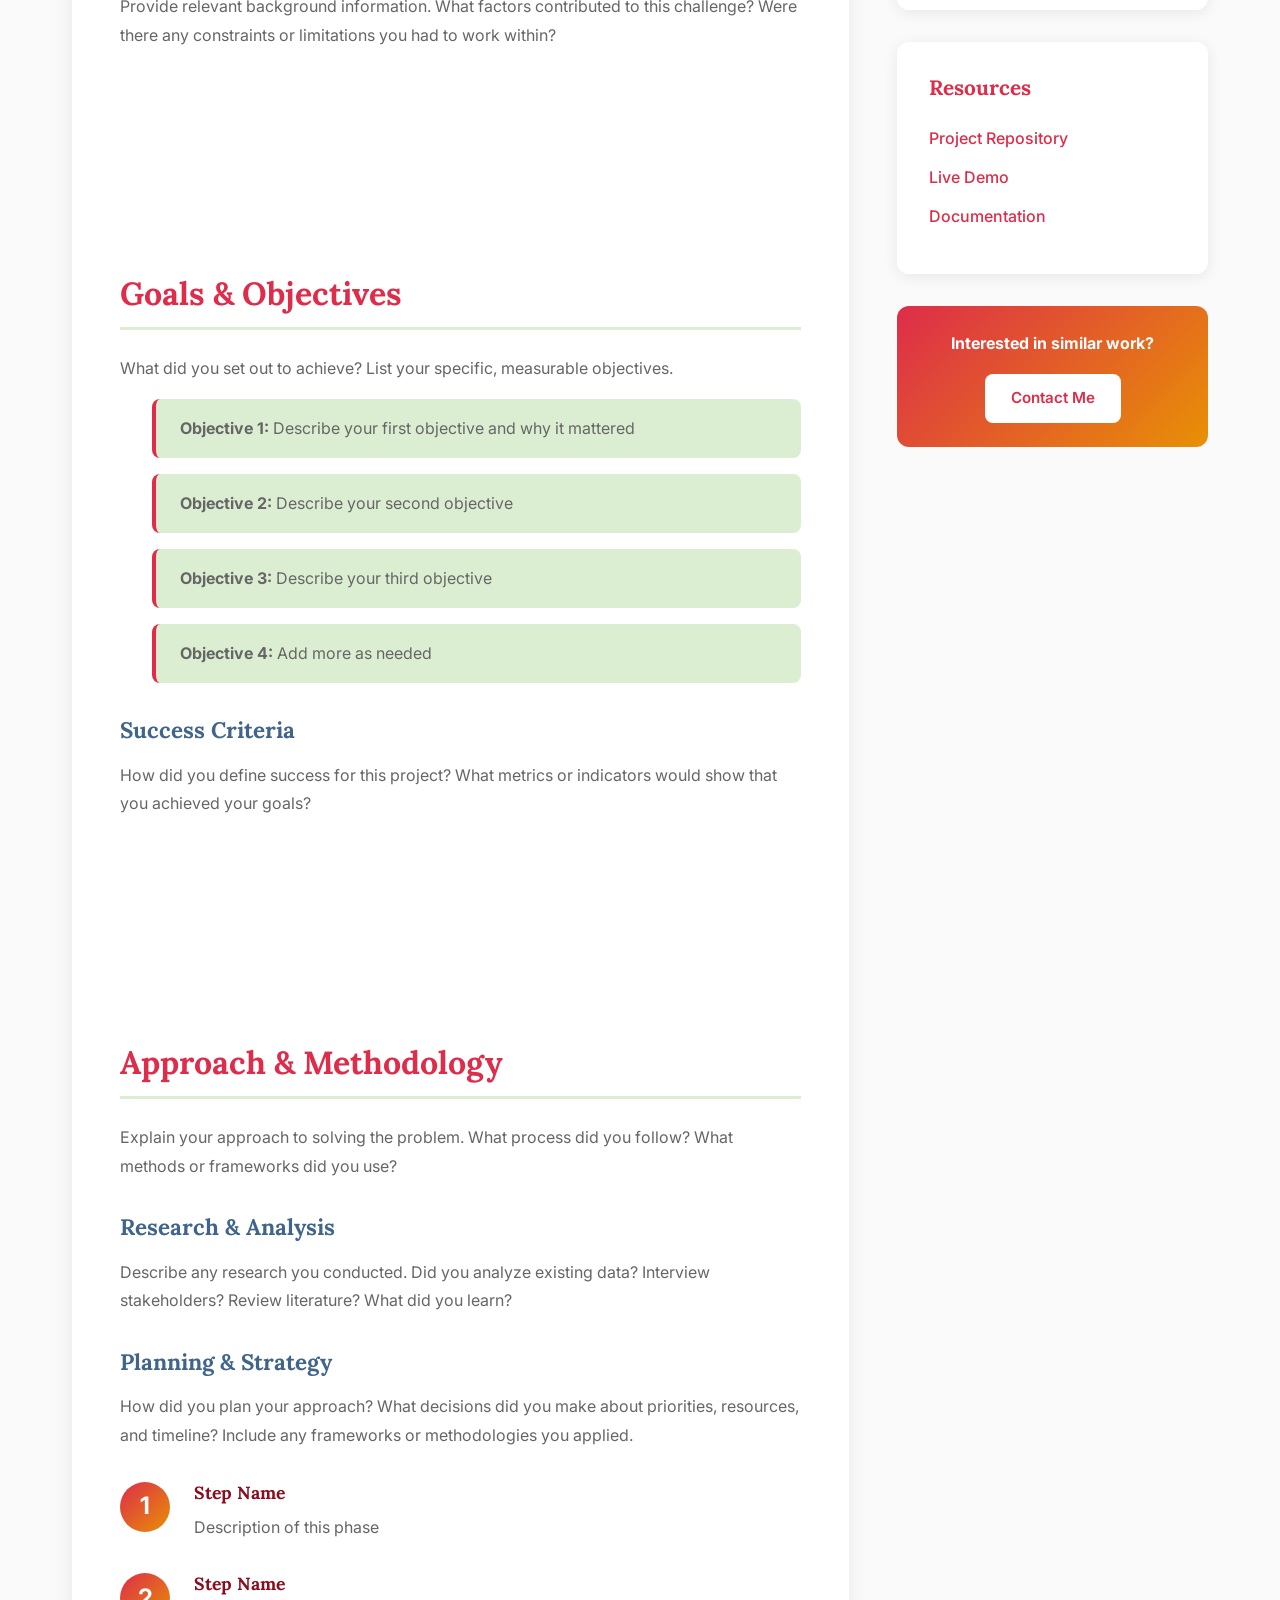
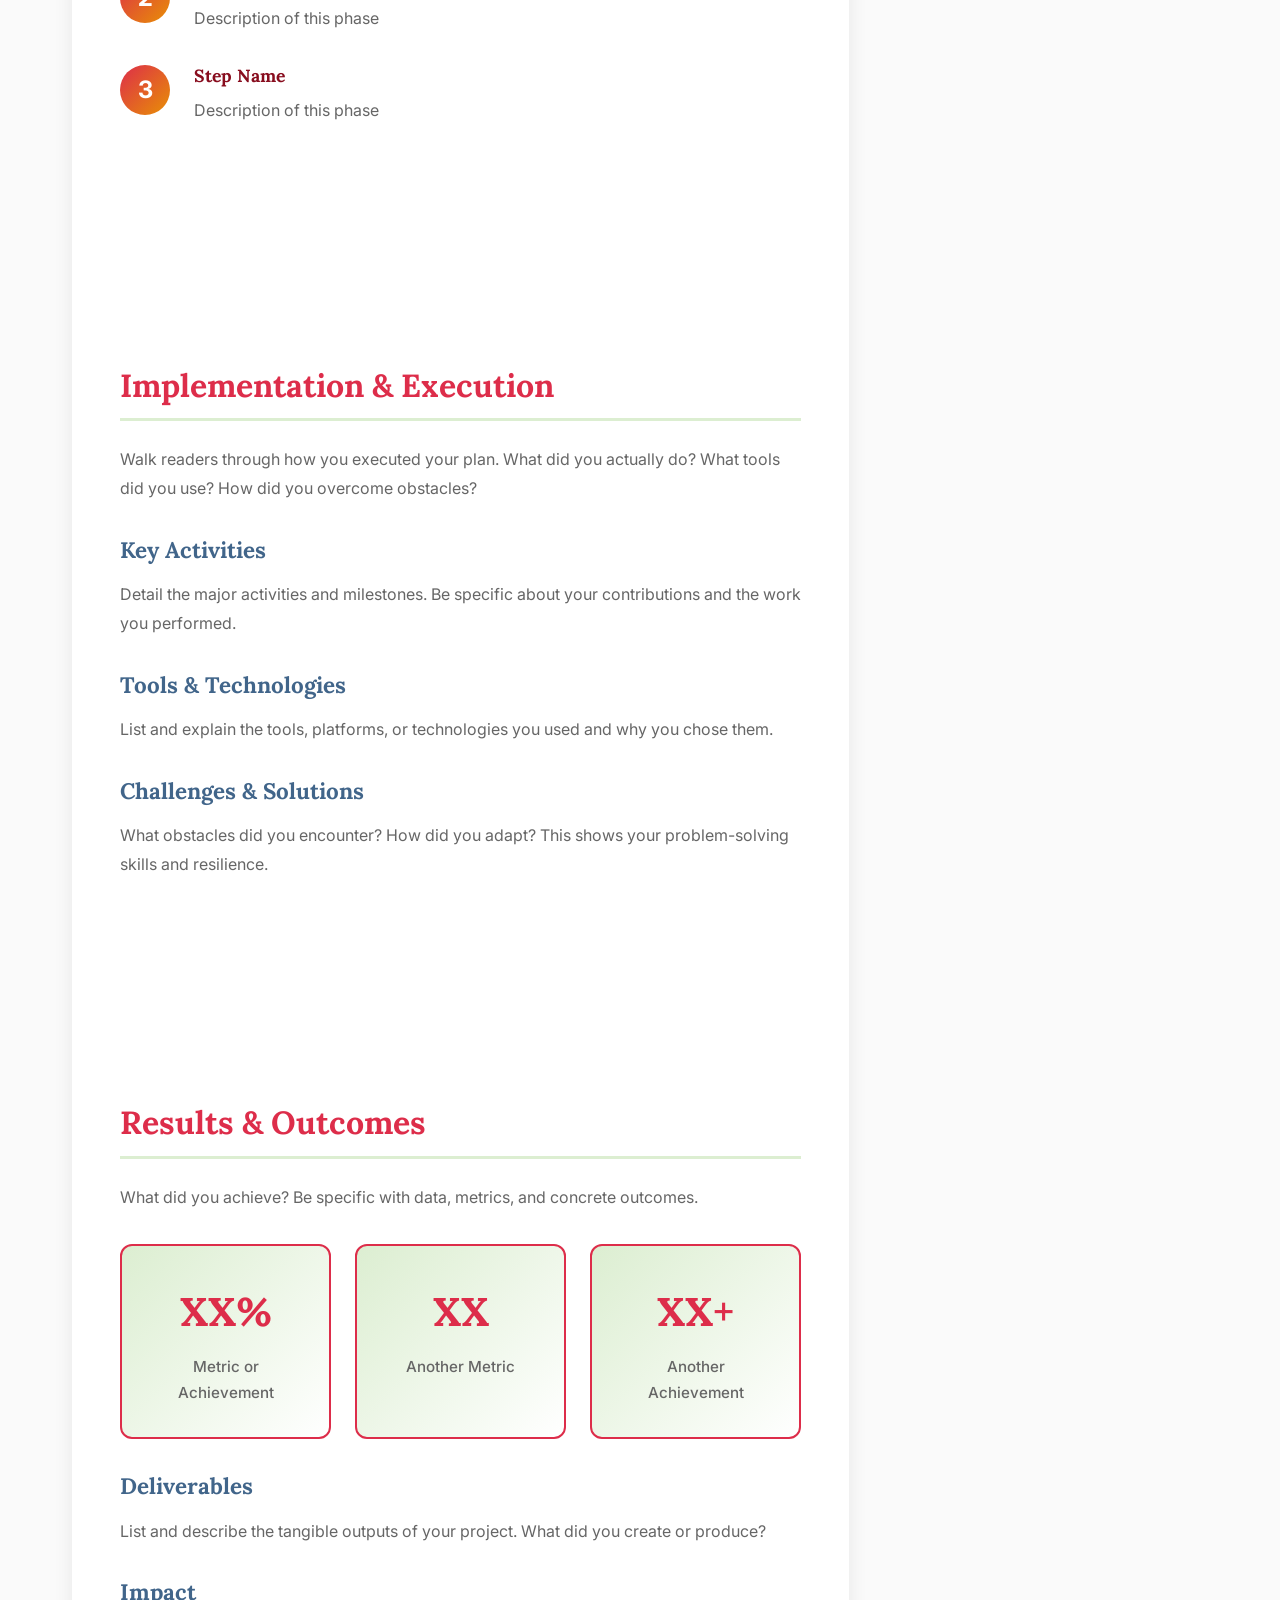
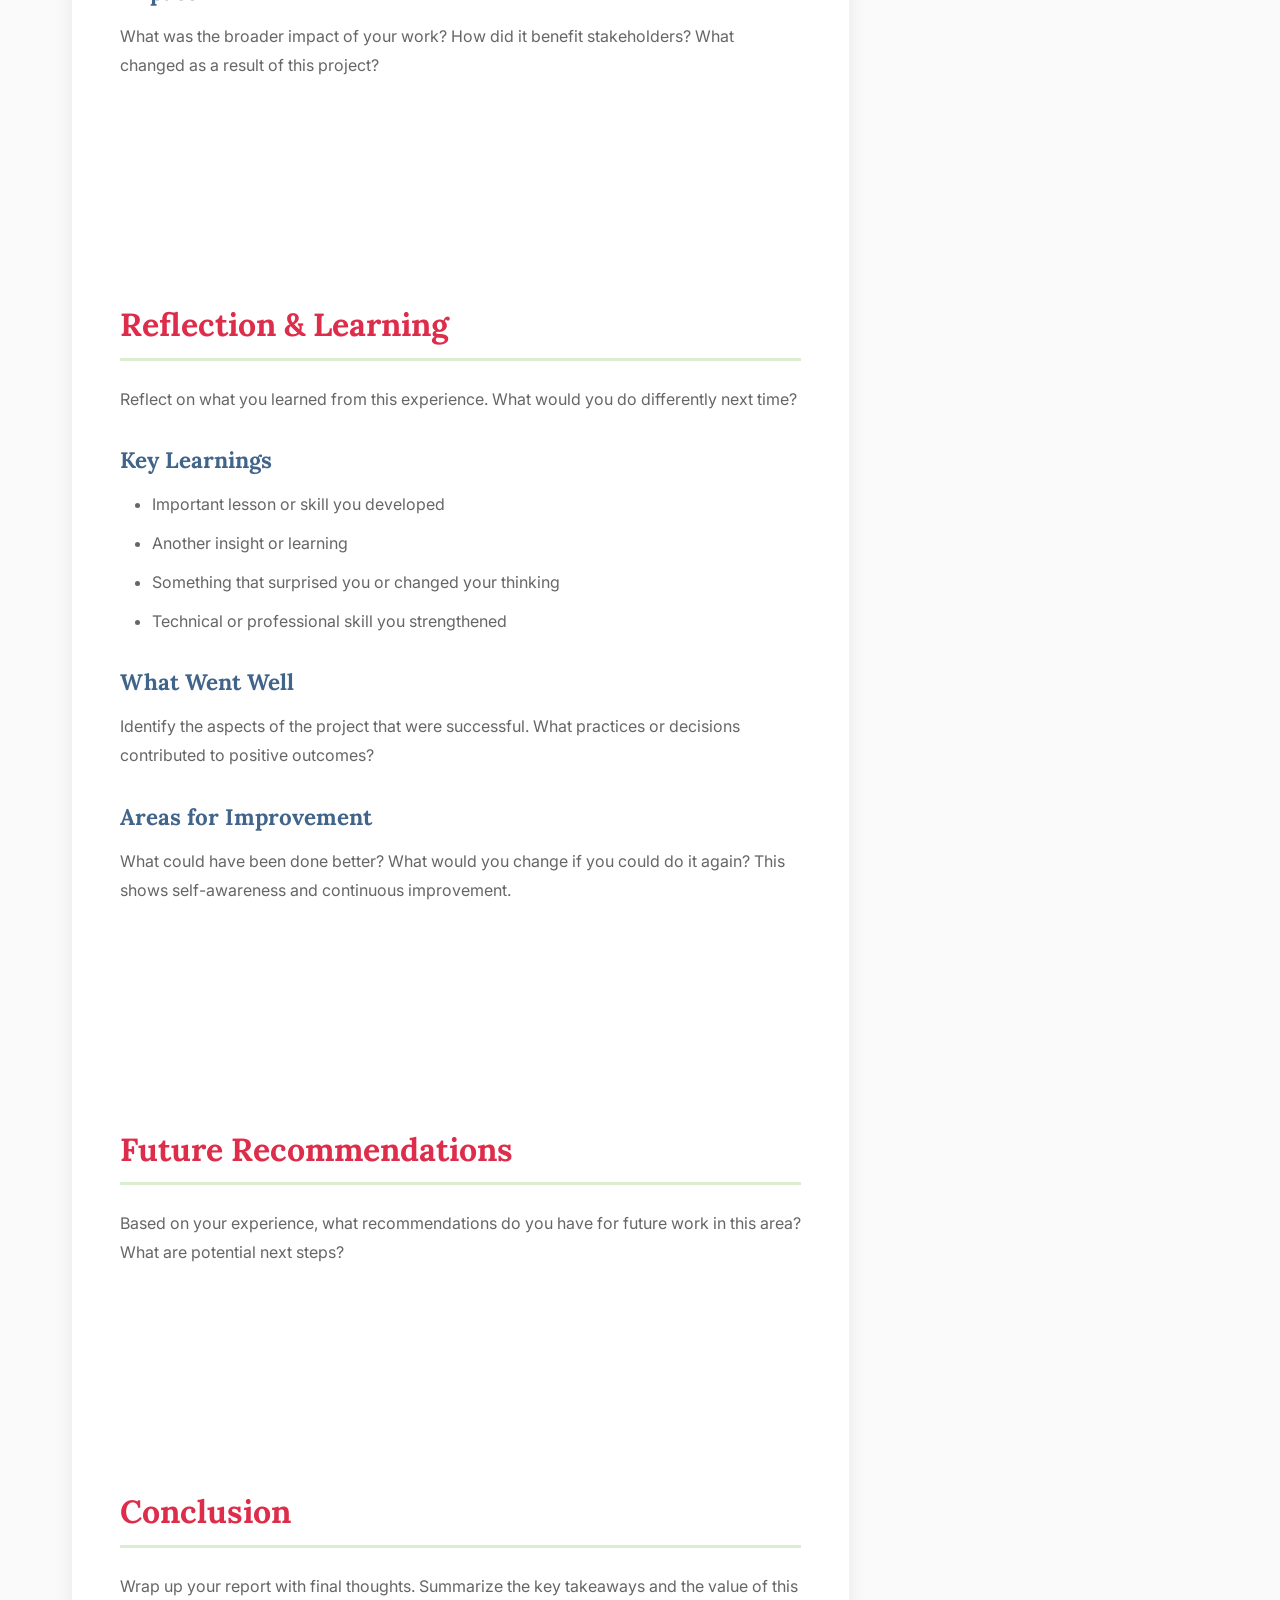
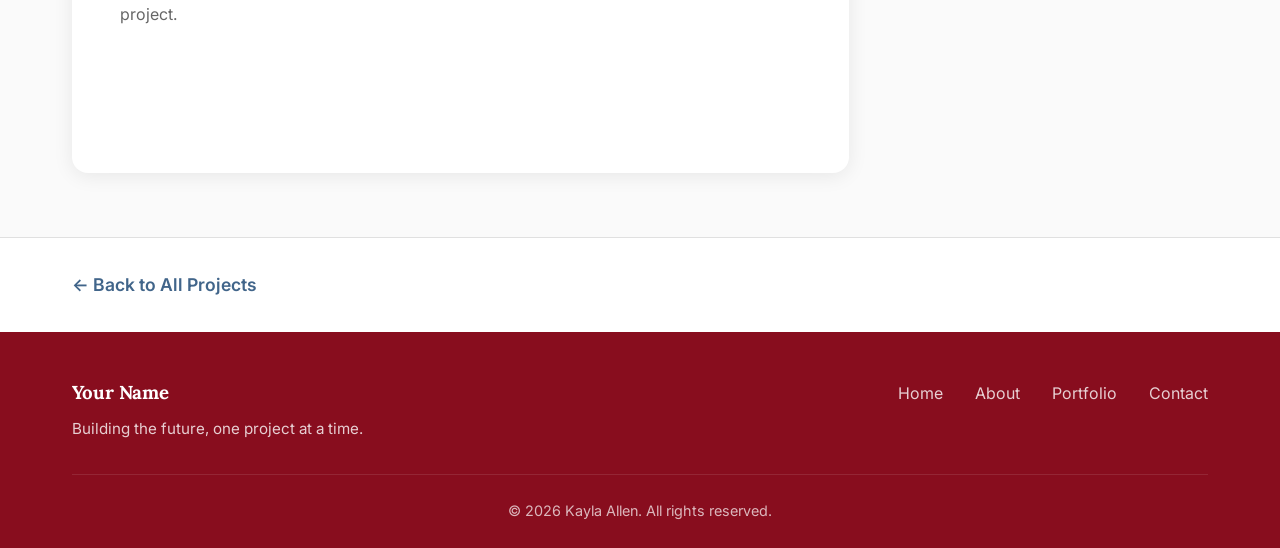
<file: project-report-1.html>
<!DOCTYPE html>
<html lang="en">
<head>
    <meta charset="UTF-8">
    <meta name="viewport" content="width=device-width, initial-scale=1.0">
    <title>Project Report: [Vanguard's Year-In-Review] - Kayla Allen</title>
    <link rel="stylesheet" href="styles.css">
    <link rel="preconnect" href="https://fonts.googleapis.com">
    <link rel="preconnect" href="https://fonts.gstatic.com" crossorigin>
    <link href="https://fonts.googleapis.com/css2?family=Lora:wght@400;600;700&family=Inter:wght@300;400;500;600;700&display=swap" rel="stylesheet">
</head>
<body>
    <!-- Simple Navigation (No main menu) -->
    <nav class="navbar">
        <div class="nav-container">
            <a href="index.html" class="logo">Kayla Allen</a>
            <a href="portfolio.html" class="back-link">← Back to Portfolio</a>
        </div>
    </nav>

    <!-- Report Header -->
    <section class="report-header">
        <div class="container">
            <span class="report-category">Project Category • 2024</span>
            <h1 class="report-title">Vanguard's Year-In-Review</h1>
            <p class="report-subtitle">A comprehensive case study documenting the process, challenges, and outcomes</p>
            
            <div class="report-meta">
                <div class="meta-item">
                    <span class="meta-label">Duration</span>
                    <span class="meta-value">3 months</span>
                </div>
                <div class="meta-item">
                    <span class="meta-label">Role</span>
                    <span class="meta-value">Your Role</span>
                </div>
                <div class="meta-item">
                    <span class="meta-label">Tools Used</span>
                    <span class="meta-value">Tool1, Tool2, Tool3</span>
                </div>
            </div>
        </div>
    </section>

    <!-- Report Content -->
    <div class="report-content">
        <div class="container">
            <div class="report-layout">
                
                <!-- Main Content -->
                <article class="report-main">
                    
                    <!-- Overview Section -->
                    <section class="report-section">
                        <h2 class="section-heading">Project Overview</h2>
                        <p>
                            Provide a high-level summary of the project. What was it about? 
                            Who was it for? Why was it important? Give readers context to understand 
                            the project before diving into details.
                        </p>
                        <p>
                            Example: "This project involved [brief description]. The goal was to 
                            [main objective] for [target audience/stakeholder]. The work took place 
                            over [timeframe] and resulted in [key outcome]."
                        </p>
                    </section>

                    <!-- Challenge Section -->
                    <section class="report-section">
                        <h2 class="section-heading">Problem Statement & Context</h2>
                        <p>
                            Describe the problem or challenge this project addressed. What was the 
                            situation before you started? Why did this problem need solving?
                        </p>
                        
                        <div class="highlight-box">
                            <h4>Key Challenge</h4>
                            <p>
                                Summarize the central problem in 1-2 sentences. This helps readers 
                                quickly understand what you were trying to solve.
                            </p>
                        </div>

                        <h3>Background & Context</h3>
                        <p>
                            Provide relevant background information. What factors contributed to this 
                            challenge? Were there any constraints or limitations you had to work within?
                        </p>
                    </section>

                    <!-- Objectives Section -->
                    <section class="report-section">
                        <h2 class="section-heading">Goals & Objectives</h2>
                        <p>
                            What did you set out to achieve? List your specific, measurable objectives.
                        </p>
                        
                        <ul class="objectives-list">
                            <li><strong>Objective 1:</strong> Describe your first objective and why it mattered</li>
                            <li><strong>Objective 2:</strong> Describe your second objective</li>
                            <li><strong>Objective 3:</strong> Describe your third objective</li>
                            <li><strong>Objective 4:</strong> Add more as needed</li>
                        </ul>

                        <h3>Success Criteria</h3>
                        <p>
                            How did you define success for this project? What metrics or indicators 
                            would show that you achieved your goals?
                        </p>
                    </section>

                    <!-- Approach Section -->
                    <section class="report-section">
                        <h2 class="section-heading">Approach & Methodology</h2>
                        <p>
                            Explain your approach to solving the problem. What process did you follow? 
                            What methods or frameworks did you use?
                        </p>

                        <h3>Research & Analysis</h3>
                        <p>
                            Describe any research you conducted. Did you analyze existing data? 
                            Interview stakeholders? Review literature? What did you learn?
                        </p>

                        <h3>Planning & Strategy</h3>
                        <p>
                            How did you plan your approach? What decisions did you make about 
                            priorities, resources, and timeline? Include any frameworks or 
                            methodologies you applied.
                        </p>

                        <div class="process-steps">
                            <div class="process-step">
                                <span class="step-number">1</span>
                                <div class="step-content">
                                    <h4>Step Name</h4>
                                    <p>Description of this phase</p>
                                </div>
                            </div>
                            <div class="process-step">
                                <span class="step-number">2</span>
                                <div class="step-content">
                                    <h4>Step Name</h4>
                                    <p>Description of this phase</p>
                                </div>
                            </div>
                            <div class="process-step">
                                <span class="step-number">3</span>
                                <div class="step-content">
                                    <h4>Step Name</h4>
                                    <p>Description of this phase</p>
                                </div>
                            </div>
                        </div>
                    </section>

                    <!-- Implementation Section -->
                    <section class="report-section">
                        <h2 class="section-heading">Implementation & Execution</h2>
                        <p>
                            Walk readers through how you executed your plan. What did you actually do? 
                            What tools did you use? How did you overcome obstacles?
                        </p>

                        <h3>Key Activities</h3>
                        <p>
                            Detail the major activities and milestones. Be specific about your 
                            contributions and the work you performed.
                        </p>

                        <h3>Tools & Technologies</h3>
                        <p>
                            List and explain the tools, platforms, or technologies you used and why 
                            you chose them.
                        </p>

                        <h3>Challenges & Solutions</h3>
                        <p>
                            What obstacles did you encounter? How did you adapt? This shows your 
                            problem-solving skills and resilience.
                        </p>
                    </section>

                    <!-- Results Section -->
                    <section class="report-section">
                        <h2 class="section-heading">Results & Outcomes</h2>
                        <p>
                            What did you achieve? Be specific with data, metrics, and concrete outcomes.
                        </p>

                        <div class="results-grid">
                            <div class="result-card">
                                <span class="result-number">XX%</span>
                                <span class="result-label">Metric or Achievement</span>
                            </div>
                            <div class="result-card">
                                <span class="result-number">XX</span>
                                <span class="result-label">Another Metric</span>
                            </div>
                            <div class="result-card">
                                <span class="result-number">XX+</span>
                                <span class="result-label">Another Achievement</span>
                            </div>
                        </div>

                        <h3>Deliverables</h3>
                        <p>
                            List and describe the tangible outputs of your project. What did you 
                            create or produce?
                        </p>

                        <h3>Impact</h3>
                        <p>
                            What was the broader impact of your work? How did it benefit stakeholders? 
                            What changed as a result of this project?
                        </p>
                    </section>

                    <!-- Reflection Section -->
                    <section class="report-section">
                        <h2 class="section-heading">Reflection & Learning</h2>
                        <p>
                            Reflect on what you learned from this experience. What would you do 
                            differently next time?
                        </p>

                        <h3>Key Learnings</h3>
                        <ul>
                            <li>Important lesson or skill you developed</li>
                            <li>Another insight or learning</li>
                            <li>Something that surprised you or changed your thinking</li>
                            <li>Technical or professional skill you strengthened</li>
                        </ul>

                        <h3>What Went Well</h3>
                        <p>
                            Identify the aspects of the project that were successful. What practices 
                            or decisions contributed to positive outcomes?
                        </p>

                        <h3>Areas for Improvement</h3>
                        <p>
                            What could have been done better? What would you change if you could 
                            do it again? This shows self-awareness and continuous improvement.
                        </p>
                    </section>

                    <!-- Future Section -->
                    <section class="report-section">
                        <h2 class="section-heading">Future Recommendations</h2>
                        <p>
                            Based on your experience, what recommendations do you have for future 
                            work in this area? What are potential next steps?
                        </p>
                    </section>

                    <!-- Conclusion -->
                    <section class="report-section">
                        <h2 class="section-heading">Conclusion</h2>
                        <p>
                            Wrap up your report with final thoughts. Summarize the key takeaways 
                            and the value of this project.
                        </p>
                    </section>

                </article>

                <!-- Sidebar -->
                <aside class="report-sidebar">
                    <div class="sidebar-section">
                        <h3>Project Details</h3>
                        <dl class="details-list">
                            <dt>Timeline</dt>
                            <dd>Start - End Date</dd>
                            
                            <dt>Client/Organization</dt>
                            <dd>Organization Name</dd>
                            
                            <dt>Team Size</dt>
                            <dd>Solo / X members</dd>
                            
                            <dt>Your Role</dt>
                            <dd>Specific Role Title</dd>
                        </dl>
                    </div>

                    <div class="sidebar-section">
                        <h3>Skills Demonstrated</h3>
                        <div class="sidebar-tags">
                            <span>Project Management</span>
                            <span>Team Collaboration</span>
                            <span>Communication</span>
                            <span>Organization</span>
                            <span>Punctuality</span>
                        </div>
                    </div>

                    <div class="sidebar-section">
                        <h3>Tools Used</h3>
                        <div class="sidebar-tags">
                            <span>LMS (Canvas)</span>
                            <span>Figma</span>
                            <span>Microsoft Office/span>
                        </div>
                    </div>

                    <div class="sidebar-section">
                        <h3>Resources</h3>
                        <ul class="resource-list">
                            <li><a href="#">Project Repository</a></li>
                            <li><a href="#">Live Demo</a></li>
                            <li><a href="#">Documentation</a></li>
                        </ul>
                    </div>

                    <div class="sidebar-cta">
                        <p><strong>Interested in similar work?</strong></p>
                        <a href="contact.html" class="btn btn-small">Contact Me</a>
                    </div>
                </aside>

            </div>
        </div>
    </div>

    <!-- Navigation to other projects -->
    <section class="project-navigation">
        <div class="container">
            <a href="portfolio.html" class="nav-center">← Back to All Projects</a>
        </div>
    </section>

    <!-- Footer -->
    <footer class="footer">
        <div class="container">
            <div class="footer-content">
                <div class="footer-left">
                    <h3>Your Name</h3>
                    <p>Building the future, one project at a time.</p>
                </div>
                <div class="footer-links">
                    <a href="index.html">Home</a>
                    <a href="about.html">About</a>
                    <a href="portfolio.html">Portfolio</a>
                    <a href="contact.html">Contact</a>
                </div>
            </div>
            <div class="footer-bottom">
                <p>&copy; 2026 Kayla Allen. All rights reserved.</p>
            </div>
        </div>
    </footer>
</body>
</html>
</file>
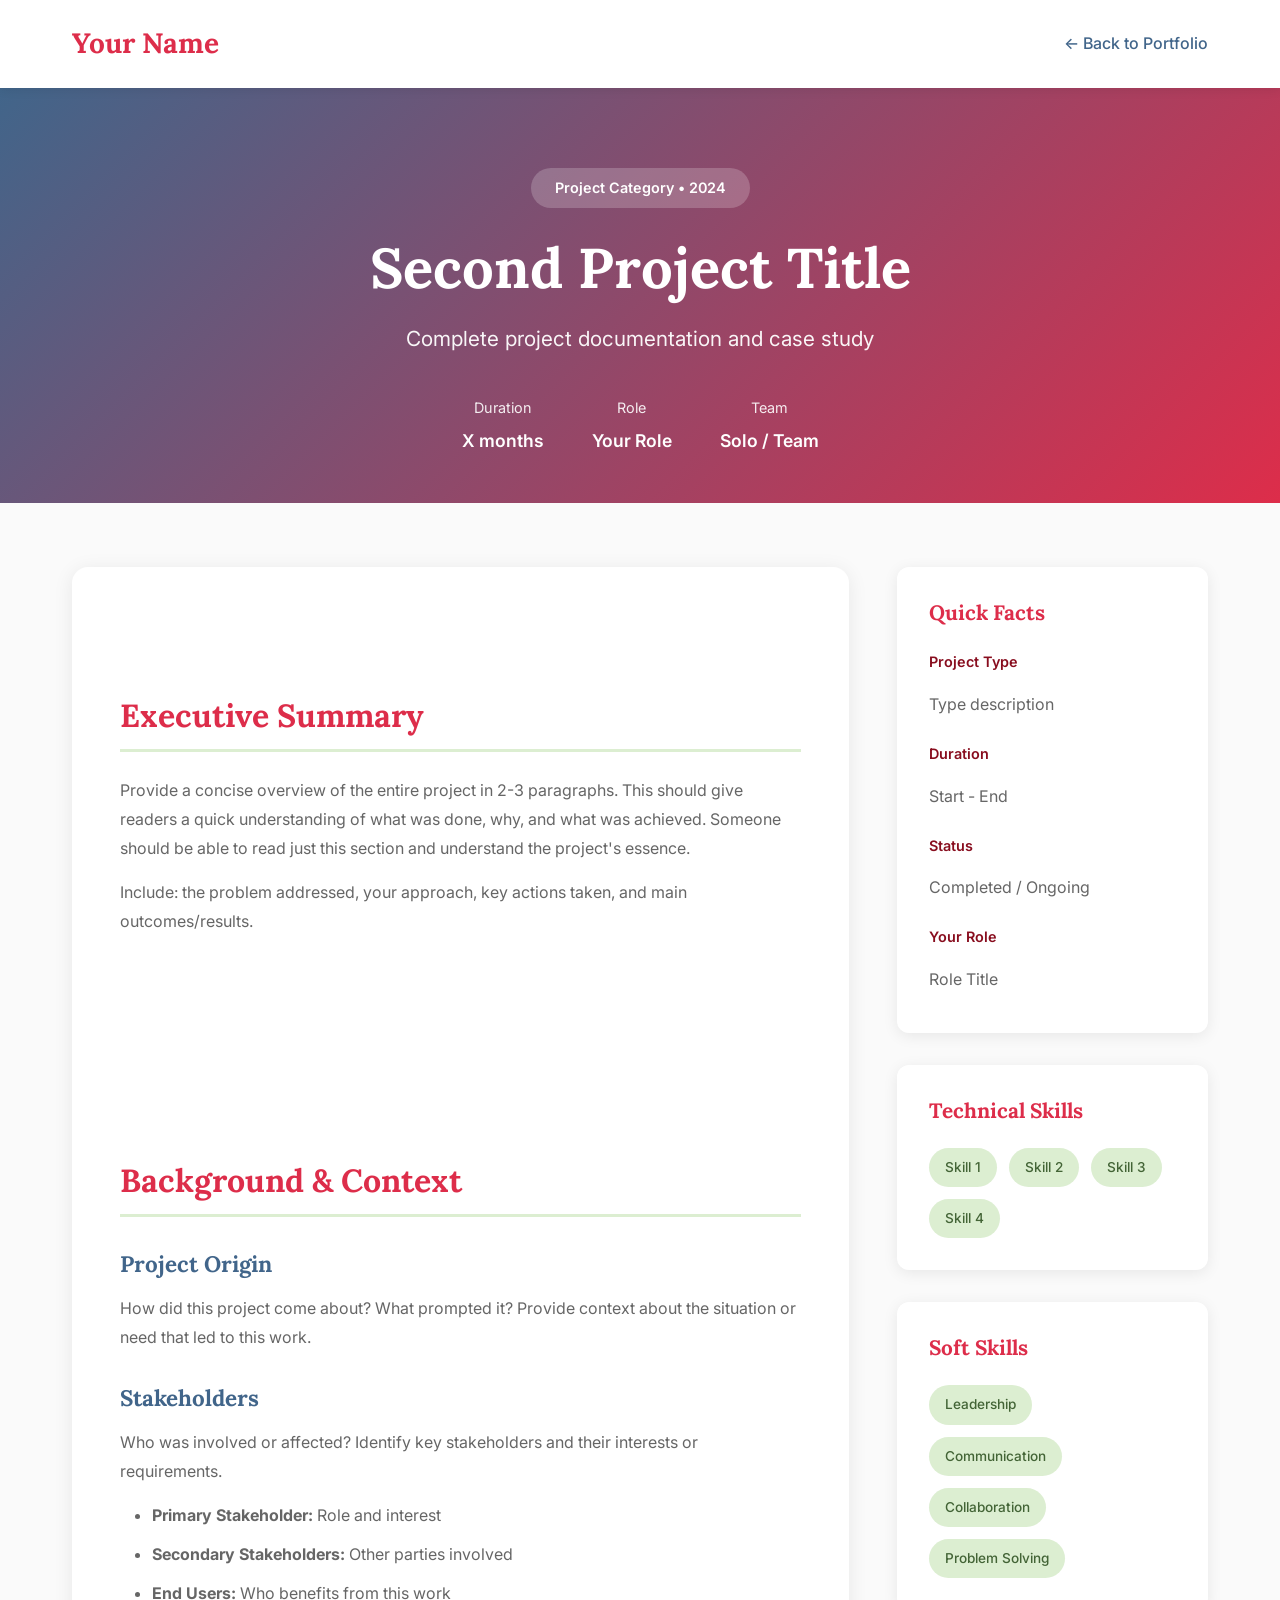
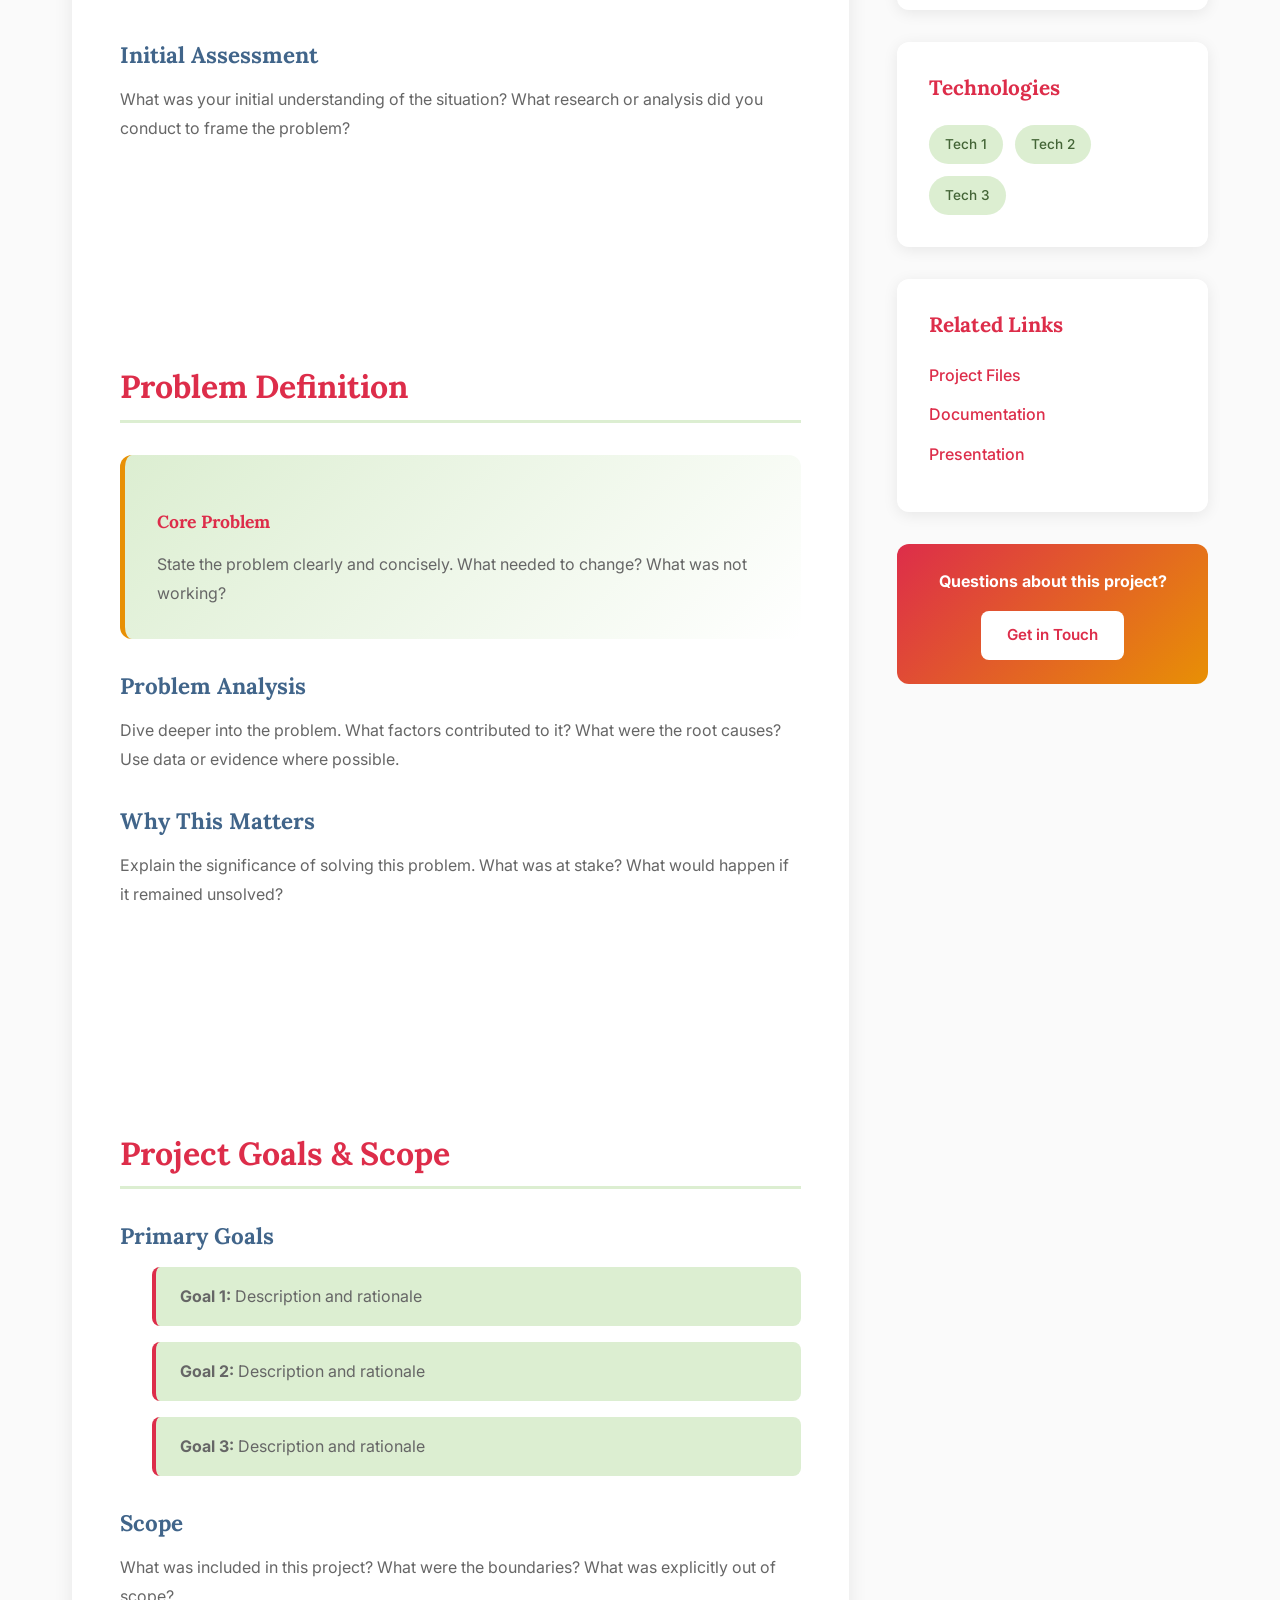
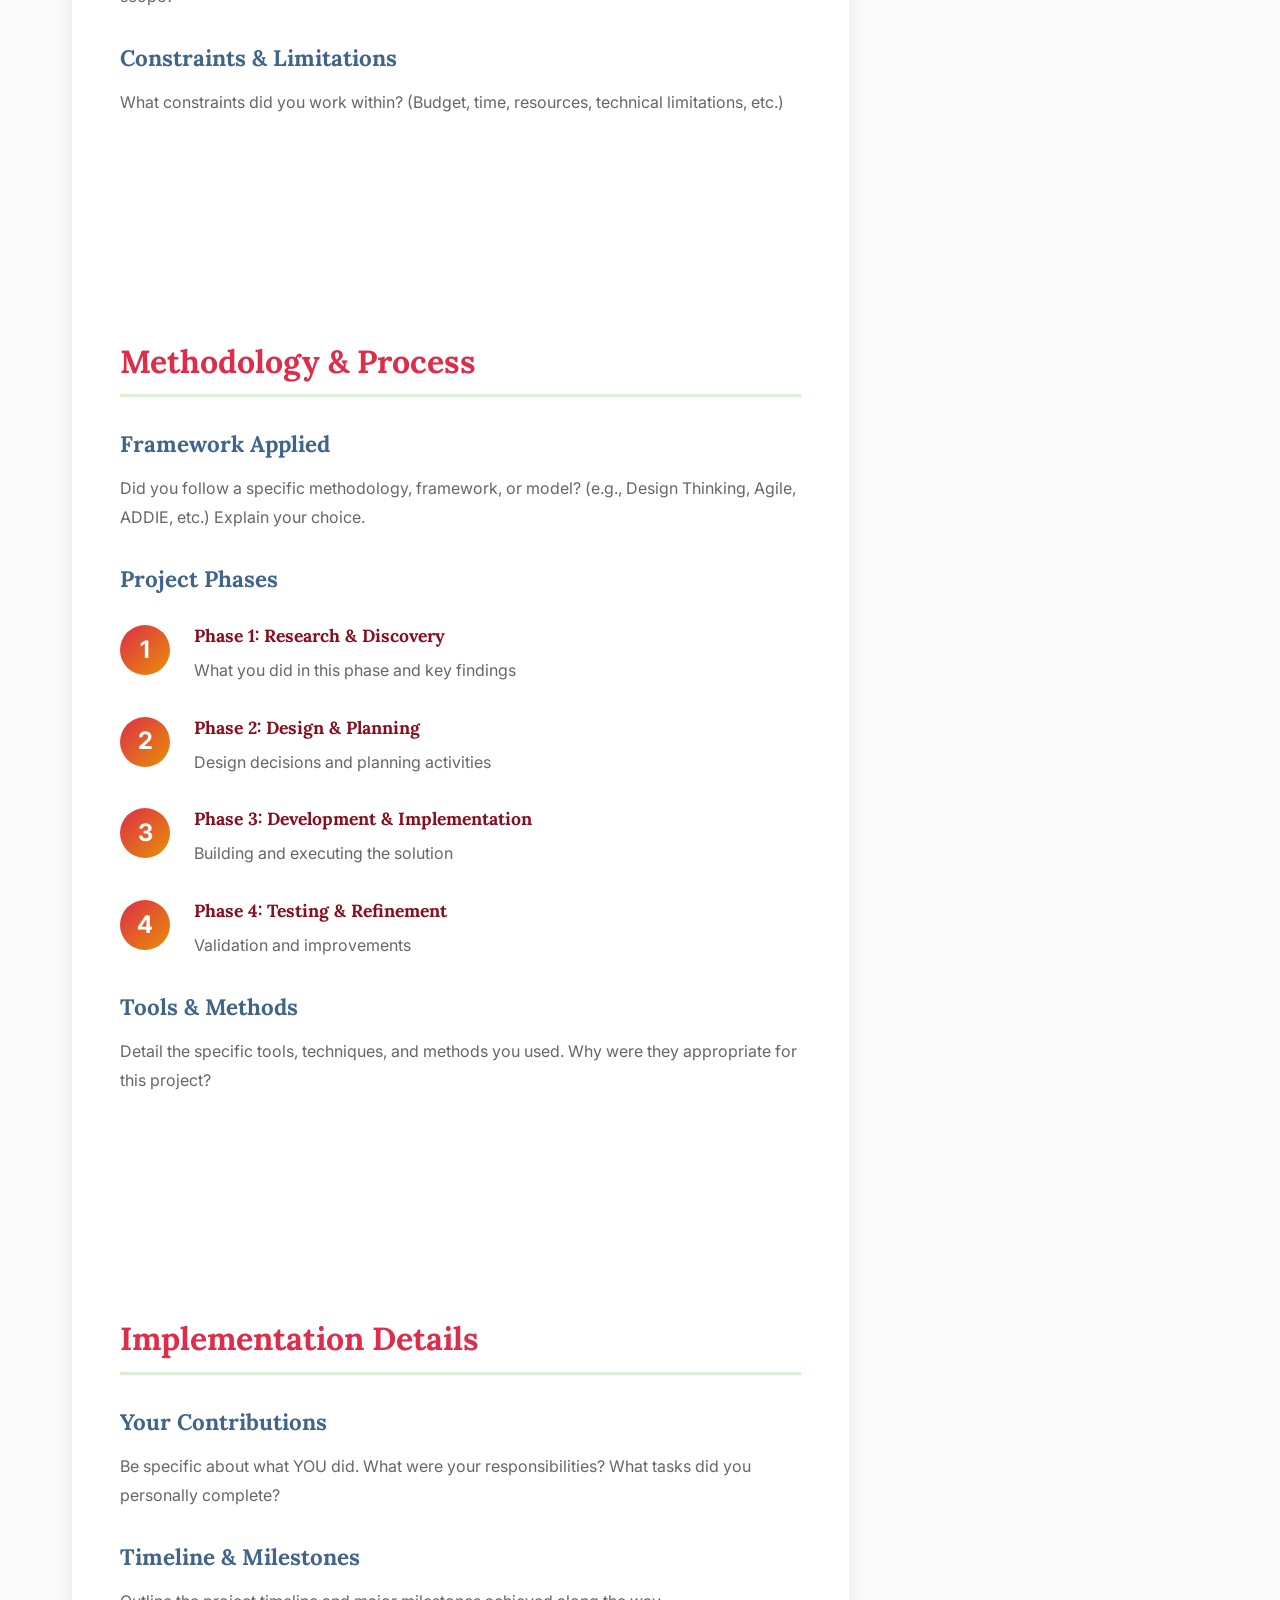
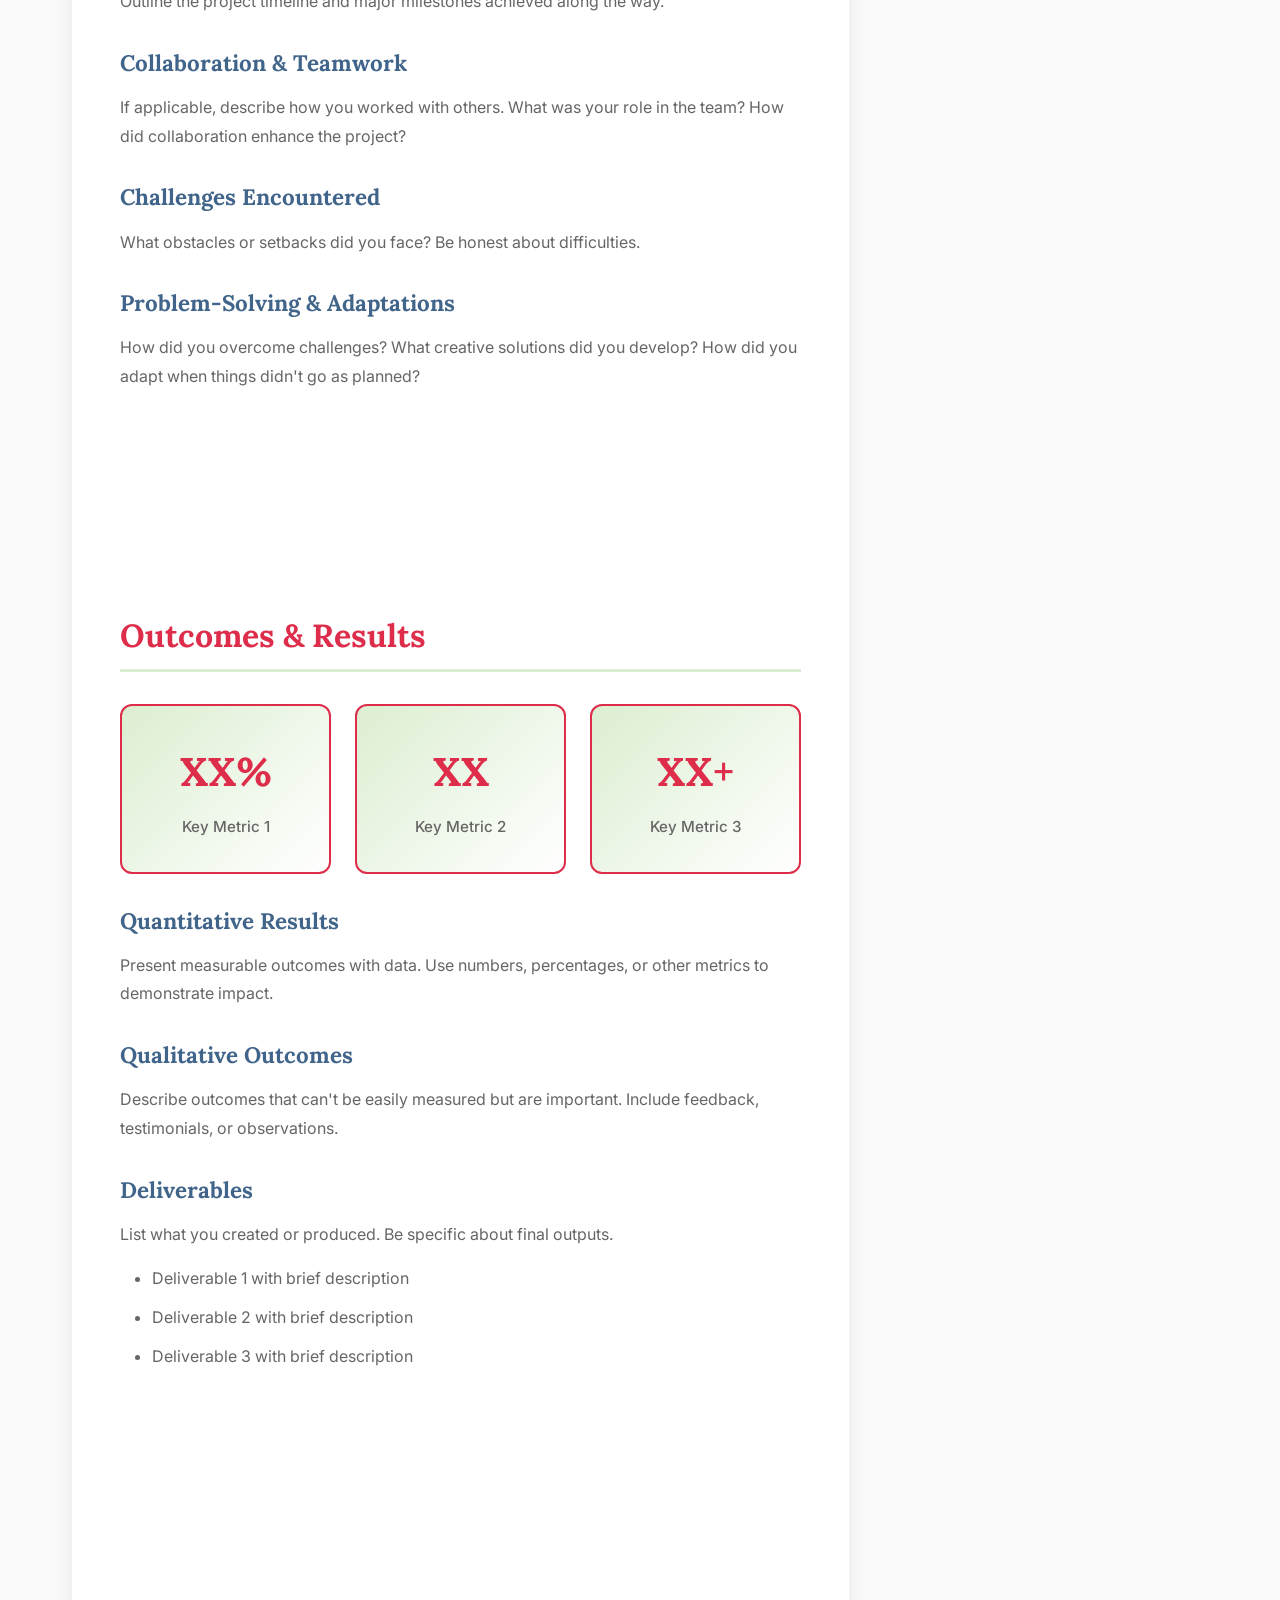
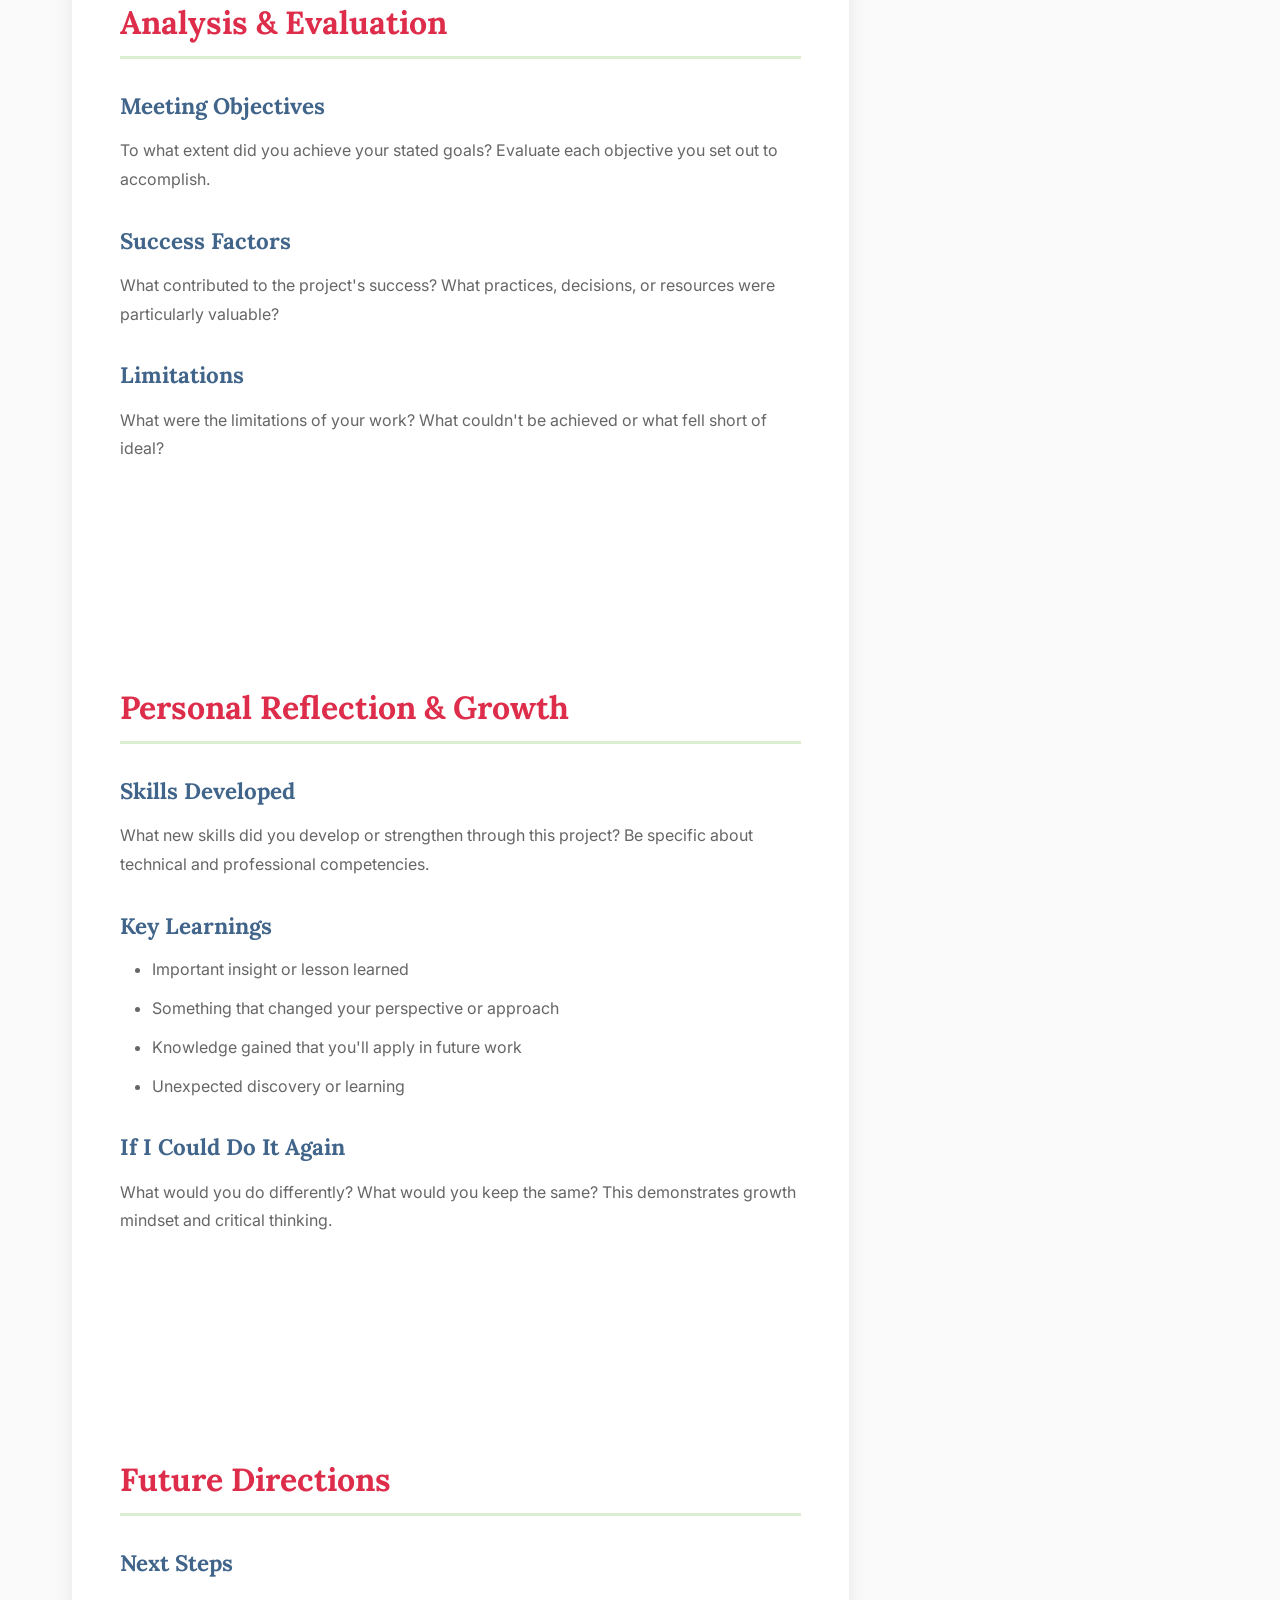
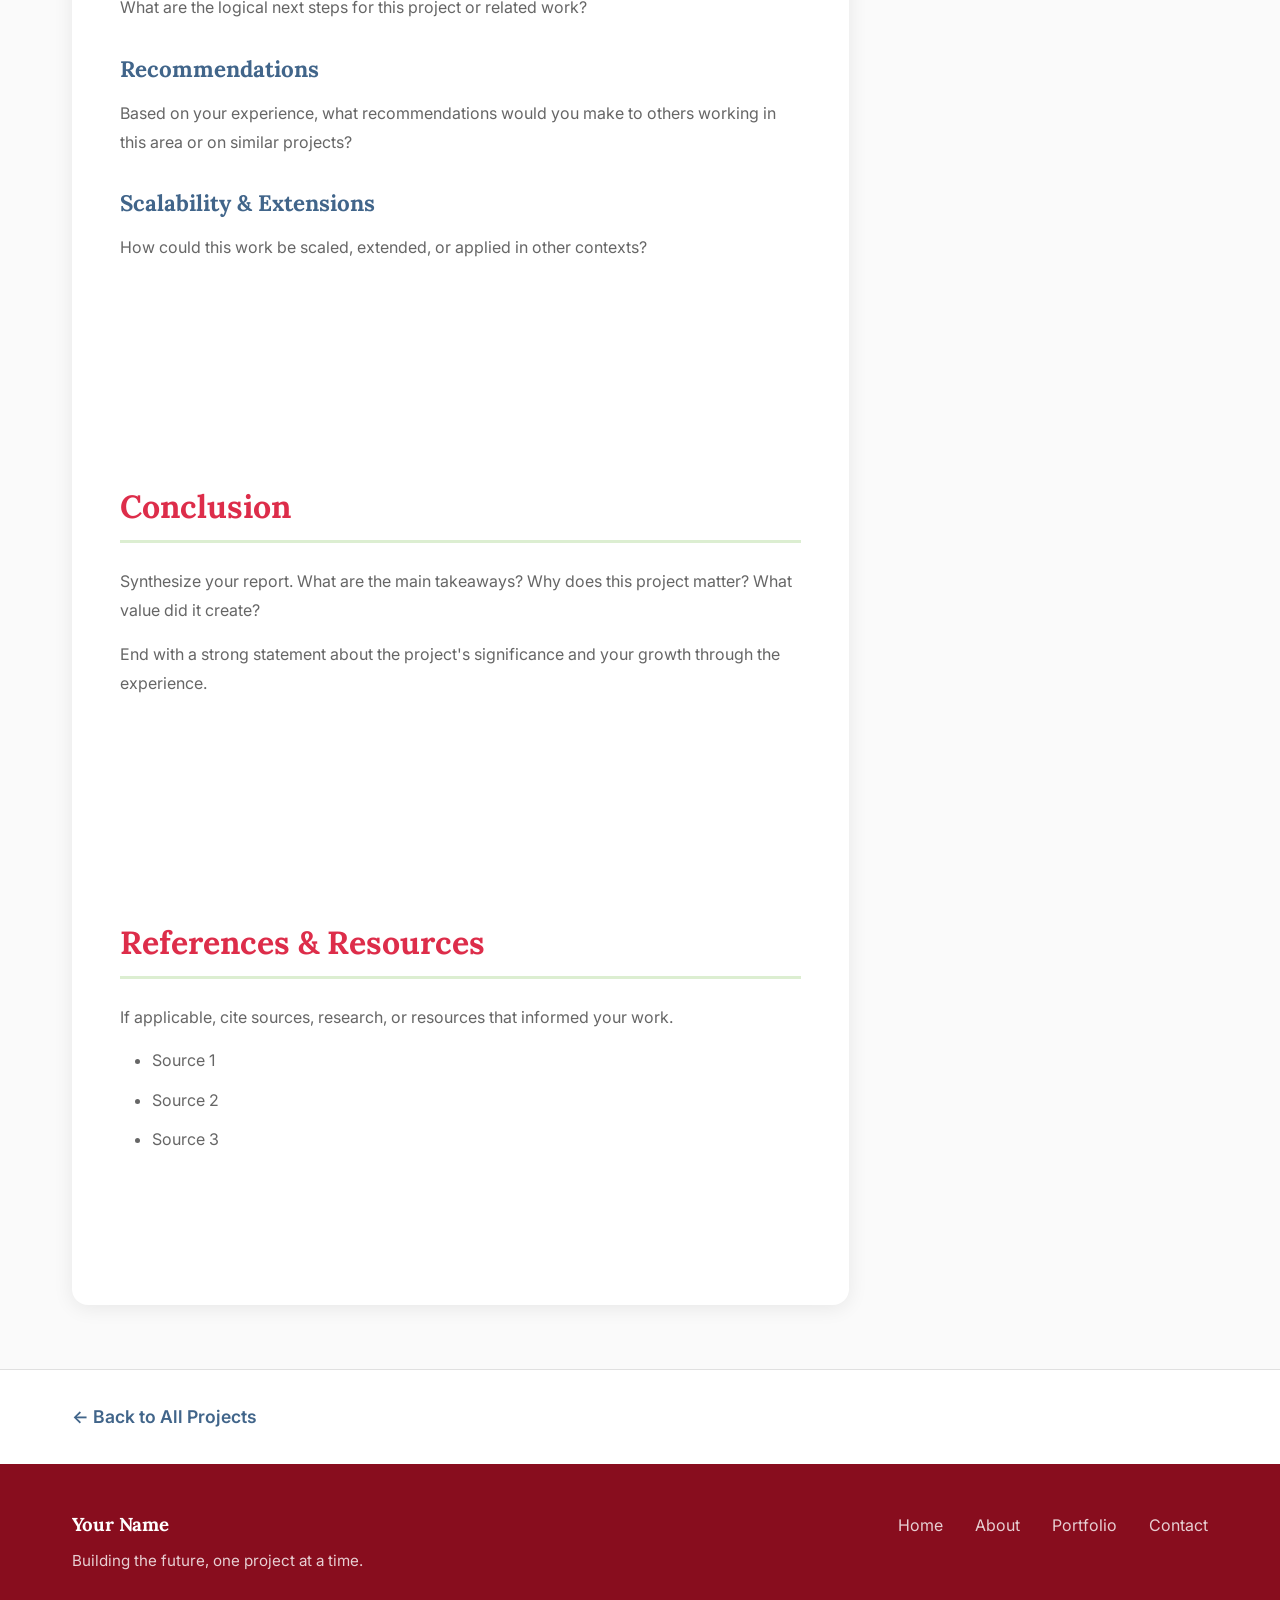
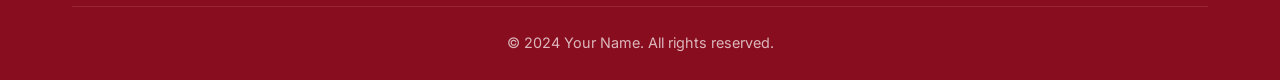
<file: project-report-2.html>
<!DOCTYPE html>
<html lang="en">
<head>
    <meta charset="UTF-8">
    <meta name="viewport" content="width=device-width, initial-scale=1.0">
    <title>Project Report: [Second Project Name] - Your Name</title>
    <link rel="stylesheet" href="styles.css">
    <link rel="preconnect" href="https://fonts.googleapis.com">
    <link rel="preconnect" href="https://fonts.gstatic.com" crossorigin>
    <link href="https://fonts.googleapis.com/css2?family=Lora:wght@400;600;700&family=Inter:wght@300;400;500;600;700&display=swap" rel="stylesheet">
</head>
<body>
    <!-- Simple Navigation (No main menu) -->
    <nav class="navbar">
        <div class="nav-container">
            <a href="index.html" class="logo">Your Name</a>
            <a href="portfolio.html" class="back-link">← Back to Portfolio</a>
        </div>
    </nav>

    <!-- Report Header -->
    <section class="report-header">
        <div class="container">
            <span class="report-category">Project Category • 2024</span>
            <h1 class="report-title">Second Project Title</h1>
            <p class="report-subtitle">Complete project documentation and case study</p>
            
            <div class="report-meta">
                <div class="meta-item">
                    <span class="meta-label">Duration</span>
                    <span class="meta-value">X months</span>
                </div>
                <div class="meta-item">
                    <span class="meta-label">Role</span>
                    <span class="meta-value">Your Role</span>
                </div>
                <div class="meta-item">
                    <span class="meta-label">Team</span>
                    <span class="meta-value">Solo / Team</span>
                </div>
            </div>
        </div>
    </section>

    <!-- Report Content -->
    <div class="report-content">
        <div class="container">
            <div class="report-layout">
                
                <!-- Main Content -->
                <article class="report-main">
                    
                    <!-- Executive Summary -->
                    <section class="report-section">
                        <h2 class="section-heading">Executive Summary</h2>
                        <p>
                            Provide a concise overview of the entire project in 2-3 paragraphs. 
                            This should give readers a quick understanding of what was done, why, 
                            and what was achieved. Someone should be able to read just this section 
                            and understand the project's essence.
                        </p>
                        <p>
                            Include: the problem addressed, your approach, key actions taken, 
                            and main outcomes/results.
                        </p>
                    </section>

                    <!-- Background -->
                    <section class="report-section">
                        <h2 class="section-heading">Background & Context</h2>
                        
                        <h3>Project Origin</h3>
                        <p>
                            How did this project come about? What prompted it? Provide context 
                            about the situation or need that led to this work.
                        </p>

                        <h3>Stakeholders</h3>
                        <p>
                            Who was involved or affected? Identify key stakeholders and their 
                            interests or requirements.
                        </p>
                        <ul>
                            <li><strong>Primary Stakeholder:</strong> Role and interest</li>
                            <li><strong>Secondary Stakeholders:</strong> Other parties involved</li>
                            <li><strong>End Users:</strong> Who benefits from this work</li>
                        </ul>

                        <h3>Initial Assessment</h3>
                        <p>
                            What was your initial understanding of the situation? What research 
                            or analysis did you conduct to frame the problem?
                        </p>
                    </section>

                    <!-- Problem Definition -->
                    <section class="report-section">
                        <h2 class="section-heading">Problem Definition</h2>
                        
                        <div class="highlight-box">
                            <h4>Core Problem</h4>
                            <p>
                                State the problem clearly and concisely. What needed to change? 
                                What was not working?
                            </p>
                        </div>

                        <h3>Problem Analysis</h3>
                        <p>
                            Dive deeper into the problem. What factors contributed to it? 
                            What were the root causes? Use data or evidence where possible.
                        </p>

                        <h3>Why This Matters</h3>
                        <p>
                            Explain the significance of solving this problem. What was at stake? 
                            What would happen if it remained unsolved?
                        </p>
                    </section>

                    <!-- Project Goals -->
                    <section class="report-section">
                        <h2 class="section-heading">Project Goals & Scope</h2>
                        
                        <h3>Primary Goals</h3>
                        <ul class="objectives-list">
                            <li><strong>Goal 1:</strong> Description and rationale</li>
                            <li><strong>Goal 2:</strong> Description and rationale</li>
                            <li><strong>Goal 3:</strong> Description and rationale</li>
                        </ul>

                        <h3>Scope</h3>
                        <p>
                            What was included in this project? What were the boundaries? 
                            What was explicitly out of scope?
                        </p>

                        <h3>Constraints & Limitations</h3>
                        <p>
                            What constraints did you work within? (Budget, time, resources, 
                            technical limitations, etc.)
                        </p>
                    </section>

                    <!-- Methodology -->
                    <section class="report-section">
                        <h2 class="section-heading">Methodology & Process</h2>
                        
                        <h3>Framework Applied</h3>
                        <p>
                            Did you follow a specific methodology, framework, or model? 
                            (e.g., Design Thinking, Agile, ADDIE, etc.) Explain your choice.
                        </p>

                        <h3>Project Phases</h3>
                        <div class="process-steps">
                            <div class="process-step">
                                <span class="step-number">1</span>
                                <div class="step-content">
                                    <h4>Phase 1: Research & Discovery</h4>
                                    <p>What you did in this phase and key findings</p>
                                </div>
                            </div>
                            <div class="process-step">
                                <span class="step-number">2</span>
                                <div class="step-content">
                                    <h4>Phase 2: Design & Planning</h4>
                                    <p>Design decisions and planning activities</p>
                                </div>
                            </div>
                            <div class="process-step">
                                <span class="step-number">3</span>
                                <div class="step-content">
                                    <h4>Phase 3: Development & Implementation</h4>
                                    <p>Building and executing the solution</p>
                                </div>
                            </div>
                            <div class="process-step">
                                <span class="step-number">4</span>
                                <div class="step-content">
                                    <h4>Phase 4: Testing & Refinement</h4>
                                    <p>Validation and improvements</p>
                                </div>
                            </div>
                        </div>

                        <h3>Tools & Methods</h3>
                        <p>
                            Detail the specific tools, techniques, and methods you used. 
                            Why were they appropriate for this project?
                        </p>
                    </section>

                    <!-- Implementation -->
                    <section class="report-section">
                        <h2 class="section-heading">Implementation Details</h2>
                        
                        <h3>Your Contributions</h3>
                        <p>
                            Be specific about what YOU did. What were your responsibilities? 
                            What tasks did you personally complete?
                        </p>

                        <h3>Timeline & Milestones</h3>
                        <p>
                            Outline the project timeline and major milestones achieved along the way.
                        </p>

                        <h3>Collaboration & Teamwork</h3>
                        <p>
                            If applicable, describe how you worked with others. What was your role 
                            in the team? How did collaboration enhance the project?
                        </p>

                        <h3>Challenges Encountered</h3>
                        <p>
                            What obstacles or setbacks did you face? Be honest about difficulties.
                        </p>

                        <h3>Problem-Solving & Adaptations</h3>
                        <p>
                            How did you overcome challenges? What creative solutions did you develop? 
                            How did you adapt when things didn't go as planned?
                        </p>
                    </section>

                    <!-- Outcomes -->
                    <section class="report-section">
                        <h2 class="section-heading">Outcomes & Results</h2>
                        
                        <div class="results-grid">
                            <div class="result-card">
                                <span class="result-number">XX%</span>
                                <span class="result-label">Key Metric 1</span>
                            </div>
                            <div class="result-card">
                                <span class="result-number">XX</span>
                                <span class="result-label">Key Metric 2</span>
                            </div>
                            <div class="result-card">
                                <span class="result-number">XX+</span>
                                <span class="result-label">Key Metric 3</span>
                            </div>
                        </div>

                        <h3>Quantitative Results</h3>
                        <p>
                            Present measurable outcomes with data. Use numbers, percentages, 
                            or other metrics to demonstrate impact.
                        </p>

                        <h3>Qualitative Outcomes</h3>
                        <p>
                            Describe outcomes that can't be easily measured but are important. 
                            Include feedback, testimonials, or observations.
                        </p>

                        <h3>Deliverables</h3>
                        <p>
                            List what you created or produced. Be specific about final outputs.
                        </p>
                        <ul>
                            <li>Deliverable 1 with brief description</li>
                            <li>Deliverable 2 with brief description</li>
                            <li>Deliverable 3 with brief description</li>
                        </ul>
                    </section>

                    <!-- Analysis & Evaluation -->
                    <section class="report-section">
                        <h2 class="section-heading">Analysis & Evaluation</h2>
                        
                        <h3>Meeting Objectives</h3>
                        <p>
                            To what extent did you achieve your stated goals? Evaluate each 
                            objective you set out to accomplish.
                        </p>

                        <h3>Success Factors</h3>
                        <p>
                            What contributed to the project's success? What practices, decisions, 
                            or resources were particularly valuable?
                        </p>

                        <h3>Limitations</h3>
                        <p>
                            What were the limitations of your work? What couldn't be achieved 
                            or what fell short of ideal?
                        </p>
                    </section>

                    <!-- Reflection -->
                    <section class="report-section">
                        <h2 class="section-heading">Personal Reflection & Growth</h2>
                        
                        <h3>Skills Developed</h3>
                        <p>
                            What new skills did you develop or strengthen through this project? 
                            Be specific about technical and professional competencies.
                        </p>

                        <h3>Key Learnings</h3>
                        <ul>
                            <li>Important insight or lesson learned</li>
                            <li>Something that changed your perspective or approach</li>
                            <li>Knowledge gained that you'll apply in future work</li>
                            <li>Unexpected discovery or learning</li>
                        </ul>

                        <h3>If I Could Do It Again</h3>
                        <p>
                            What would you do differently? What would you keep the same? 
                            This demonstrates growth mindset and critical thinking.
                        </p>
                    </section>

                    <!-- Future Work -->
                    <section class="report-section">
                        <h2 class="section-heading">Future Directions</h2>
                        
                        <h3>Next Steps</h3>
                        <p>
                            What are the logical next steps for this project or related work?
                        </p>

                        <h3>Recommendations</h3>
                        <p>
                            Based on your experience, what recommendations would you make 
                            to others working in this area or on similar projects?
                        </p>

                        <h3>Scalability & Extensions</h3>
                        <p>
                            How could this work be scaled, extended, or applied in other contexts?
                        </p>
                    </section>

                    <!-- Conclusion -->
                    <section class="report-section">
                        <h2 class="section-heading">Conclusion</h2>
                        <p>
                            Synthesize your report. What are the main takeaways? Why does 
                            this project matter? What value did it create?
                        </p>
                        <p>
                            End with a strong statement about the project's significance 
                            and your growth through the experience.
                        </p>
                    </section>

                    <!-- References (Optional) -->
                    <section class="report-section">
                        <h2 class="section-heading">References & Resources</h2>
                        <p>
                            If applicable, cite sources, research, or resources that informed your work.
                        </p>
                        <ul>
                            <li>Source 1</li>
                            <li>Source 2</li>
                            <li>Source 3</li>
                        </ul>
                    </section>

                </article>

                <!-- Sidebar -->
                <aside class="report-sidebar">
                    <div class="sidebar-section">
                        <h3>Quick Facts</h3>
                        <dl class="details-list">
                            <dt>Project Type</dt>
                            <dd>Type description</dd>
                            
                            <dt>Duration</dt>
                            <dd>Start - End</dd>
                            
                            <dt>Status</dt>
                            <dd>Completed / Ongoing</dd>
                            
                            <dt>Your Role</dt>
                            <dd>Role Title</dd>
                        </dl>
                    </div>

                    <div class="sidebar-section">
                        <h3>Technical Skills</h3>
                        <div class="sidebar-tags">
                            <span>Skill 1</span>
                            <span>Skill 2</span>
                            <span>Skill 3</span>
                            <span>Skill 4</span>
                        </div>
                    </div>

                    <div class="sidebar-section">
                        <h3>Soft Skills</h3>
                        <div class="sidebar-tags">
                            <span>Leadership</span>
                            <span>Communication</span>
                            <span>Collaboration</span>
                            <span>Problem Solving</span>
                        </div>
                    </div>

                    <div class="sidebar-section">
                        <h3>Technologies</h3>
                        <div class="sidebar-tags">
                            <span>Tech 1</span>
                            <span>Tech 2</span>
                            <span>Tech 3</span>
                        </div>
                    </div>

                    <div class="sidebar-section">
                        <h3>Related Links</h3>
                        <ul class="resource-list">
                            <li><a href="#">Project Files</a></li>
                            <li><a href="#">Documentation</a></li>
                            <li><a href="#">Presentation</a></li>
                        </ul>
                    </div>

                    <div class="sidebar-cta">
                        <p><strong>Questions about this project?</strong></p>
                        <a href="contact.html" class="btn btn-small">Get in Touch</a>
                    </div>
                </aside>

            </div>
        </div>
    </div>

    <!-- Navigation -->
    <section class="project-navigation">
        <div class="container">
            <a href="portfolio.html" class="nav-center">← Back to All Projects</a>
        </div>
    </section>

    <!-- Footer -->
    <footer class="footer">
        <div class="container">
            <div class="footer-content">
                <div class="footer-left">
                    <h3>Your Name</h3>
                    <p>Building the future, one project at a time.</p>
                </div>
                <div class="footer-links">
                    <a href="index.html">Home</a>
                    <a href="about.html">About</a>
                    <a href="portfolio.html">Portfolio</a>
                    <a href="contact.html">Contact</a>
                </div>
            </div>
            <div class="footer-bottom">
                <p>&copy; 2024 Your Name. All rights reserved.</p>
            </div>
        </div>
    </footer>
</body>
</html>
</file>
<file: styles.css>
/* ===========================
   COLOR PALETTE & VARIABLES
   =========================== */

:root {
    /* Color Palette */
    --raspberry: #dd2d4a;
    --carrot-orange: #e89005;
    --baltic-blue: #41658a;
    --crushed-berry: #880d1e;
    --frosted-mint: #dceed1;
    --golden-apricot: #df9a57;
    --hunter-green: #436436;
    
    /* Functional Colors */
    --primary: var(--raspberry);
    --secondary: var(--baltic-blue);
    --accent: var(--carrot-orange);
    --dark: var(--crushed-berry);
    --light: var(--frosted-mint);
    --text-dark: #2a2a2a;
    --text-light: #666;
    --white: #ffffff;
    --background: #fafafa;
    
    /* Typography */
    --font-headline: 'Lora', serif;
    --font-body: 'Inter', sans-serif;
    
    /* Spacing */
    --container-width: 1200px;
    --section-spacing: 5rem;
}

/* ===========================
   RESET & BASE STYLES
   =========================== */

* {
    margin: 0;
    padding: 0;
    box-sizing: border-box;
}

html {
    scroll-behavior: smooth;
    font-size: 16px;
}

body {
    font-family: var(--font-body);
    color: var(--text-dark);
    background-color: var(--background);
    line-height: 1.7;
}

h1, h2, h3, h4, h5, h6 {
    font-family: var(--font-headline);
    color: var(--dark);
    line-height: 1.3;
    font-weight: 700;
}

a {
    text-decoration: none;
    color: inherit;
    transition: all 0.3s ease;
}

img {
    max-width: 100%;
    height: auto;
}

.container {
    max-width: var(--container-width);
    margin: 0 auto;
    padding: 0 2rem;
}

/* ===========================
   NAVIGATION
   =========================== */

.navbar {
    background-color: var(--white);
    padding: 1.25rem 0;
    box-shadow: 0 2px 10px rgba(0,0,0,0.08);
    position: sticky;
    top: 0;
    z-index: 1000;
}

.nav-container {
    max-width: var(--container-width);
    margin: 0 auto;
    padding: 0 2rem;
    display: flex;
    justify-content: space-between;
    align-items: center;
}

.logo {
    font-family: var(--font-headline);
    font-size: 1.75rem;
    font-weight: 700;
    color: var(--primary);
}

.logo:hover {
    color: var(--accent);
}

.nav-menu {
    display: flex;
    list-style: none;
    gap: 2.5rem;
}

.nav-menu a {
    font-weight: 500;
    color: var(--text-dark);
    position: relative;
}

.nav-menu a::after {
    content: '';
    position: absolute;
    bottom: -5px;
    left: 0;
    width: 0;
    height: 3px;
    background: linear-gradient(90deg, var(--primary), var(--accent));
    transition: width 0.3s;
}

.nav-menu a:hover::after,
.nav-menu a.active::after {
    width: 100%;
}

.back-link {
    color: var(--secondary);
    font-weight: 500;
}

.back-link:hover {
    color: var(--primary);
}

/* ===========================
   HERO SECTION
   =========================== */

.hero {
    min-height: 85vh;
    display: flex;
    align-items: center;
    justify-content: center;
    position: relative;
    overflow: hidden;
    background: linear-gradient(135deg, var(--frosted-mint) 0%, var(--white) 100%);
    padding: 4rem 2rem;
}

.hero-content {
    text-align: center;
    max-width: 800px;
    z-index: 10;
}

.hero-badge {
    display: inline-block;
    background-color: var(--primary);
    color: var(--white);
    padding: 0.5rem 1.5rem;
    border-radius: 50px;
    font-size: 0.9rem;
    font-weight: 600;
    margin-bottom: 2rem;
    animation: fadeInDown 0.8s ease;
}

.hero-title {
    font-size: 4rem;
    margin-bottom: 1.5rem;
    color: var(--dark);
    animation: fadeInUp 0.8s ease 0.2s backwards;
}

.hero-title .highlight {
    color: var(--primary);
    position: relative;
}

.hero-description {
    font-size: 1.3rem;
    color: var(--text-light);
    margin-bottom: 2.5rem;
    line-height: 1.8;
    animation: fadeInUp 0.8s ease 0.4s backwards;
}

.hero-buttons {
    display: flex;
    gap: 1.5rem;
    justify-content: center;
    flex-wrap: wrap;
    animation: fadeInUp 0.8s ease 0.6s backwards;
}

/* Hero Decorations */
.hero-decoration {
    position: absolute;
    width: 100%;
    height: 100%;
    top: 0;
    left: 0;
    pointer-events: none;
    overflow: hidden;
}

.decoration-circle {
    position: absolute;
    border-radius: 50%;
    opacity: 0.15;
}

.circle-1 {
    width: 300px;
    height: 300px;
    background: var(--primary);
    top: -100px;
    right: -50px;
}

.circle-2 {
    width: 200px;
    height: 200px;
    background: var(--accent);
    bottom: 10%;
    left: -50px;
}

.circle-3 {
    width: 150px;
    height: 150px;
    background: var(--secondary);
    top: 50%;
    right: 10%;
}

/* ===========================
   BUTTONS
   =========================== */

.btn {
    display: inline-block;
    padding: 1rem 2.5rem;
    font-weight: 600;
    border-radius: 8px;
    transition: all 0.3s ease;
    cursor: pointer;
    border: 2px solid transparent;
    font-family: var(--font-body);
}

.btn-primary {
    background-color: var(--primary);
    color: var(--white);
    border-color: var(--primary);
}

.btn-primary:hover {
    background-color: var(--crushed-berry);
    border-color: var(--crushed-berry);
    transform: translateY(-2px);
    box-shadow: 0 5px 15px rgba(221, 45, 74, 0.3);
}

.btn-secondary {
    background-color: transparent;
    color: var(--secondary);
    border-color: var(--secondary);
}

.btn-secondary:hover {
    background-color: var(--secondary);
    color: var(--white);
}

.btn-light {
    background-color: var(--white);
    color: var(--primary);
    border-color: var(--white);
}

.btn-light:hover {
    background-color: transparent;
    border-color: var(--white);
    color: var(--white);
}

.btn-small {
    padding: 0.6rem 1.5rem;
    font-size: 0.95rem;
}

.btn-full {
    width: 100%;
}

/* ===========================
   SECTION STYLES
   =========================== */

section {
    padding: var(--section-spacing) 0;
}

.section-title {
    font-size: 3rem;
    text-align: center;
    margin-bottom: 1rem;
    color: var(--dark);
}

.section-subtitle {
    text-align: center;
    font-size: 1.2rem;
    color: var(--text-light);
    margin-bottom: 3rem;
}

.section-description {
    text-align: center;
    font-size: 1.15rem;
    color: var(--text-light);
    max-width: 700px;
    margin: 0 auto 3rem;
}

/* ===========================
   HIGHLIGHTS SECTION
   =========================== */

.highlights {
    background-color: var(--white);
}

.highlights-grid {
    display: grid;
    grid-template-columns: repeat(auto-fit, minmax(260px, 1fr));
    gap: 2rem;
    margin-top: 3rem;
}

.highlight-card {
    background: linear-gradient(135deg, var(--white) 0%, var(--frosted-mint) 100%);
    padding: 2.5rem;
    border-radius: 16px;
    text-align: center;
    transition: all 0.3s ease;
    border: 2px solid transparent;
}

.highlight-card:hover {
    transform: translateY(-10px);
    box-shadow: 0 15px 35px rgba(0,0,0,0.1);
}

.card-1:hover { border-color: var(--primary); }
.card-2:hover { border-color: var(--accent); }
.card-3:hover { border-color: var(--secondary); }
.card-4:hover { border-color: var(--hunter-green); }

.card-icon {
    font-size: 3.5rem;
    margin-bottom: 1.5rem;
}

.highlight-card h3 {
    font-size: 1.5rem;
    margin-bottom: 1rem;
    color: var(--dark);
}

.highlight-card p {
    color: var(--text-light);
    line-height: 1.6;
}

/* ===========================
   FEATURED PROJECTS PREVIEW
   =========================== */

.featured-projects {
    background-color: var(--background);
}

.projects-preview {
    display: grid;
    grid-template-columns: repeat(auto-fit, minmax(450px, 1fr));
    gap: 3rem;
    margin-top: 3rem;
}

.project-preview {
    background-color: var(--white);
    border-radius: 16px;
    overflow: hidden;
    box-shadow: 0 5px 20px rgba(0,0,0,0.08);
    transition: all 0.3s ease;
}

.project-preview:hover {
    transform: translateY(-8px);
    box-shadow: 0 15px 40px rgba(0,0,0,0.12);
}

.project-preview-image {
    height: 250px;
    background: linear-gradient(135deg, var(--primary), var(--accent));
    display: flex;
    align-items: center;
    justify-content: center;
}

.preview-placeholder {
    font-size: 2rem;
    color: var(--white);
    font-weight: 700;
    opacity: 0.7;
}

.project-preview-content {
    padding: 2rem;
}

.project-category {
    display: inline-block;
    background-color: var(--frosted-mint);
    color: var(--hunter-green);
    padding: 0.4rem 1rem;
    border-radius: 20px;
    font-size: 0.85rem;
    font-weight: 600;
    margin-bottom: 1rem;
}

.project-preview-content h3 {
    font-size: 1.75rem;
    margin-bottom: 1rem;
}

.project-preview-content p {
    color: var(--text-light);
    margin-bottom: 1.5rem;
}

.link-arrow {
    color: var(--primary);
    font-weight: 600;
}

.link-arrow:hover {
    color: var(--accent);
}

/* ===========================
   PAGE HEADER
   =========================== */

.page-header {
    background: linear-gradient(135deg, var(--primary) 0%, var(--crushed-berry) 100%);
    color: var(--white);
    padding: 5rem 2rem 4rem;
    text-align: center;
}

.page-title {
    font-size: 3.5rem;
    color: var(--white);
    margin-bottom: 1rem;
}

.page-description {
    font-size: 1.3rem;
    opacity: 0.95;
}

/* ===========================
   ABOUT PAGE
   =========================== */

.about-content {
    padding: 4rem 0;
}

.about-grid {
    display: grid;
    grid-template-columns: 1fr 2fr;
    gap: 4rem;
    align-items: start;
}

.about-visual {
    position: sticky;
    top: 100px;
}

.profile-placeholder {
    width: 100%;
    aspect-ratio: 1;
    background: linear-gradient(135deg, var(--frosted-mint), var(--white));
    border-radius: 16px;
    display: flex;
    align-items: center;
    justify-content: center;
    font-size: 1.2rem;
    color: var(--text-light);
    border: 3px solid var(--primary);
    margin-bottom: 2rem;
}

.about-stats {
    display: grid;
    grid-template-columns: 1fr 1fr;
    gap: 1rem;
}

.stat-box {
    background-color: var(--white);
    padding: 1.5rem;
    border-radius: 12px;
    text-align: center;
    box-shadow: 0 3px 15px rgba(0,0,0,0.08);
}

.stat-number {
    display: block;
    font-family: var(--font-headline);
    font-size: 2rem;
    font-weight: 700;
    color: var(--primary);
    margin-bottom: 0.5rem;
}

.stat-label {
    display: block;
    font-size: 0.9rem;
    color: var(--text-light);
}

.about-text h2 {
    font-size: 2.5rem;
    margin-bottom: 1.5rem;
}

.about-text .lead {
    font-size: 1.3rem;
    color: var(--secondary);
    font-weight: 500;
    margin-bottom: 1.5rem;
    line-height: 1.7;
}

.about-text p {
    margin-bottom: 1.5rem;
    font-size: 1.05rem;
    line-height: 1.8;
}

/* ===========================
   SKILLS SECTION
   =========================== */

.skills-section {
    background-color: var(--white);
}

.skills-categories {
    display: grid;
    grid-template-columns: repeat(auto-fit, minmax(300px, 1fr));
    gap: 3rem;
    margin-top: 3rem;
}

.skill-category h3 {
    font-size: 1.5rem;
    margin-bottom: 1.5rem;
    color: var(--primary);
}

.skill-tags {
    display: flex;
    flex-wrap: wrap;
    gap: 0.75rem;
}

.skill-tag {
    background-color: var(--frosted-mint);
    color: var(--hunter-green);
    padding: 0.6rem 1.2rem;
    border-radius: 25px;
    font-size: 0.95rem;
    font-weight: 500;
    transition: all 0.3s;
    border: 2px solid transparent;
}

.skill-tag:hover {
    background-color: var(--primary);
    color: var(--white);
    border-color: var(--primary);
}

/* ===========================
   TIMELINE
   =========================== */

.timeline-section {
    background-color: var(--background);
}

.timeline {
    max-width: 800px;
    margin: 3rem auto 0;
    position: relative;
}

.timeline::before {
    content: '';
    position: absolute;
    left: 30px;
    top: 0;
    bottom: 0;
    width: 3px;
    background: linear-gradient(180deg, var(--primary), var(--accent));
}

.timeline-item {
    position: relative;
    padding-left: 80px;
    margin-bottom: 3rem;
}

.timeline-dot {
    position: absolute;
    left: 18px;
    top: 0;
    width: 25px;
    height: 25px;
    background-color: var(--primary);
    border-radius: 50%;
    border: 4px solid var(--white);
    box-shadow: 0 0 0 3px var(--frosted-mint);
}

.timeline-content {
    background-color: var(--white);
    padding: 2rem;
    border-radius: 12px;
    box-shadow: 0 3px 15px rgba(0,0,0,0.08);
}

.timeline-date {
    display: inline-block;
    background-color: var(--frosted-mint);
    color: var(--hunter-green);
    padding: 0.4rem 1rem;
    border-radius: 20px;
    font-size: 0.85rem;
    font-weight: 600;
    margin-bottom: 1rem;
}

.timeline-content h3 {
    font-size: 1.4rem;
    margin-bottom: 0.75rem;
}

.timeline-content p {
    color: var(--text-light);
    line-height: 1.6;
}

/* ===========================
   PORTFOLIO PAGE
   =========================== */

.portfolio-section {
    background-color: var(--background);
}

.portfolio-grid {
    display: grid;
    grid-template-columns: repeat(auto-fit, minmax(450px, 1fr));
    gap: 2.5rem;
    margin-top: 3rem;
}

.portfolio-card {
    background-color: var(--white);
    border-radius: 16px;
    overflow: hidden;
    box-shadow: 0 5px 20px rgba(0,0,0,0.08);
    transition: all 0.3s ease;
}

.portfolio-card:hover {
    transform: translateY(-8px);
    box-shadow: 0 15px 40px rgba(0,0,0,0.15);
}

.portfolio-card.featured {
    border: 3px solid var(--primary);
}

.portfolio-image {
    height: 260px;
    background: linear-gradient(135deg, var(--secondary), var(--primary));
    display: flex;
    align-items: center;
    justify-content: center;
    position: relative;
}
.portfolio-image img { 
   width: 100%; 
   height: 100%; 
   object-fit: cover; 
   display: block; 
}
 
.image-placeholder {
    font-size: 1.5rem;
    color: var(--white);
    font-weight: 600;
    opacity: 0.7;
    width: 100%;
    height: 100%;
    overflow: hidden;
}

.project-badge {
    position: absolute;
    top: 1rem;
    right: 1rem;
    background-color: var(--accent);
    color: var(--white);
    padding: 0.4rem 1rem;
    border-radius: 20px;
    font-size: 0.85rem;
    font-weight: 600;
}

.portfolio-content {
    padding: 2rem;
}

.project-meta {
    display: block;
    color: var(--text-light);
    font-size: 0.9rem;
    margin-bottom: 0.75rem;
    font-weight: 500;
}

.portfolio-content h3 {
    font-size: 1.75rem;
    margin-bottom: 1rem;
}

.portfolio-content p {
    color: var(--text-light);
    margin-bottom: 1.5rem;
    line-height: 1.7;
}

.project-tags {
    display: flex;
    flex-wrap: wrap;
    gap: 0.75rem;
    margin-bottom: 1.5rem;
}

.project-tags span {
    background-color: var(--frosted-mint);
    color: var(--hunter-green);
    padding: 0.4rem 1rem;
    border-radius: 20px;
    font-size: 0.85rem;
    font-weight: 500;
}

/* ===========================
   CONTACT PAGE
   =========================== */

.contact-section {
    background-color: var(--background);
}

.contact-grid {
    display: grid;
    grid-template-columns: 1fr 1.5fr;
    gap: 4rem;
    margin-top: 3rem;
}

.contact-info-panel,
.contact-form-panel {
    background-color: var(--white);
    padding: 3rem;
    border-radius: 16px;
    box-shadow: 0 5px 20px rgba(0,0,0,0.08);
}

.contact-info-panel h2,
.contact-form-panel h2 {
    font-size: 2rem;
    margin-bottom: 1rem;
}

.contact-info-panel p {
    color: var(--text-light);
    margin-bottom: 2rem;
    line-height: 1.7;
}

.contact-methods {
    display: flex;
    flex-direction: column;
    gap: 1.5rem;
    margin-bottom: 2rem;
}

.contact-item {
    display: flex;
    gap: 1.5rem;
    align-items: start;
}

.contact-icon {
    font-size: 2rem;
    flex-shrink: 0;
}

.contact-details h4 {
    font-size: 1.1rem;
    margin-bottom: 0.5rem;
}

.contact-details a {
    color: var(--primary);
}

.contact-details a:hover {
    color: var(--accent);
    text-decoration: underline;
}

.availability {
    background-color: var(--frosted-mint);
    padding: 1.5rem;
    border-radius: 12px;
    border-left: 4px solid var(--hunter-green);
}

.availability h4 {
    margin-bottom: 0.5rem;
}

.availability p {
    margin: 0;
    color: var(--hunter-green);
    font-weight: 500;
}

/* Contact Form */
.form-instruction {
    font-size: 0.9rem;
    color: var(--text-light);
    margin-bottom: 2rem;
    font-style: italic;
}

.form-group {
    margin-bottom: 1.5rem;
}

.form-group label {
    display: block;
    margin-bottom: 0.5rem;
    font-weight: 600;
    color: var(--dark);
}

.form-group input,
.form-group textarea {
    width: 100%;
    padding: 0.9rem;
    border: 2px solid #e0e0e0;
    border-radius: 8px;
    font-family: var(--font-body);
    font-size: 1rem;
    transition: border-color 0.3s;
}

.form-group input:focus,
.form-group textarea:focus {
    outline: none;
    border-color: var(--primary);
}

.form-group textarea {
    resize: vertical;
}

/* ===========================
   PROJECT REPORT PAGES
   =========================== */

.report-header {
    background: linear-gradient(135deg, var(--secondary) 0%, var(--primary) 100%);
    color: var(--white);
    padding: 5rem 2rem 3rem;
    text-align: center;
}

.report-category {
    display: inline-block;
    background-color: rgba(255,255,255,0.2);
    padding: 0.5rem 1.5rem;
    border-radius: 25px;
    font-size: 0.9rem;
    font-weight: 600;
    margin-bottom: 1.5rem;
}

.report-title {
    font-size: 3.5rem;
    color: var(--white);
    margin-bottom: 1rem;
}

.report-subtitle {
    font-size: 1.3rem;
    opacity: 0.95;
    margin-bottom: 2.5rem;
}

.report-meta {
    display: flex;
    justify-content: center;
    gap: 3rem;
    flex-wrap: wrap;
}

.meta-item {
    display: flex;
    flex-direction: column;
    align-items: center;
}

.meta-label {
    font-size: 0.9rem;
    opacity: 0.9;
    margin-bottom: 0.3rem;
}

.meta-value {
    font-size: 1.1rem;
    font-weight: 600;
}

/* Report Content Layout */
.report-content {
    background-color: var(--background);
    padding: 4rem 0;
}

.report-layout {
    display: grid;
    grid-template-columns: 2.5fr 1fr;
    gap: 3rem;
    align-items: start;
}

.report-main {
    background-color: var(--white);
    padding: 3rem;
    border-radius: 16px;
    box-shadow: 0 3px 20px rgba(0,0,0,0.08);
}

.report-section {
    margin-bottom: 3rem;
}

.report-section:last-child {
    margin-bottom: 0;
}

.section-heading {
    font-size: 2rem;
    color: var(--primary);
    margin-bottom: 1.5rem;
    padding-bottom: 0.75rem;
    border-bottom: 3px solid var(--frosted-mint);
}

.report-section h3 {
    font-size: 1.4rem;
    margin: 2rem 0 1rem;
    color: var(--secondary);
}

.report-section h4 {
    font-size: 1.1rem;
    margin: 1.5rem 0 0.75rem;
    color: var(--dark);
}

.report-section p {
    margin-bottom: 1rem;
    line-height: 1.8;
    color: var(--text-light);
}

.report-section ul,
.report-section ol {
    margin-left: 2rem;
    margin-bottom: 1.5rem;
}

.report-section li {
    margin-bottom: 0.75rem;
    line-height: 1.7;
    color: var(--text-light);
}

.objectives-list {
    list-style: none;
    margin-left: 0;
}

.objectives-list li {
    background-color: var(--frosted-mint);
    padding: 1rem 1.5rem;
    margin-bottom: 1rem;
    border-radius: 8px;
    border-left: 4px solid var(--primary);
}

/* Highlight Box */
.highlight-box {
    background: linear-gradient(135deg, var(--frosted-mint), var(--white));
    padding: 2rem;
    border-radius: 12px;
    border-left: 5px solid var(--accent);
    margin: 2rem 0;
}

.highlight-box h4 {
    color: var(--primary);
    margin-bottom: 1rem;
}

.highlight-box p {
    margin-bottom: 0;
}

/* Process Steps */
.process-steps {
    margin: 2rem 0;
}

.process-step {
    display: flex;
    gap: 1.5rem;
    margin-bottom: 2rem;
    align-items: start;
}

.step-number {
    background: linear-gradient(135deg, var(--primary), var(--accent));
    color: var(--white);
    width: 50px;
    height: 50px;
    border-radius: 50%;
    display: flex;
    align-items: center;
    justify-content: center;
    font-size: 1.5rem;
    font-weight: 700;
    flex-shrink: 0;
}

.step-content h4 {
    margin: 0 0 0.5rem 0;
}

.step-content p {
    margin: 0;
}

/* Results Grid */
.results-grid {
    display: grid;
    grid-template-columns: repeat(auto-fit, minmax(150px, 1fr));
    gap: 1.5rem;
    margin: 2rem 0;
}

.result-card {
    background: linear-gradient(135deg, var(--frosted-mint), var(--white));
    padding: 2rem;
    border-radius: 12px;
    text-align: center;
    border: 2px solid var(--primary);
}

.result-number {
    display: block;
    font-family: var(--font-headline);
    font-size: 2.5rem;
    font-weight: 700;
    color: var(--primary);
    margin-bottom: 0.5rem;
}

.result-label {
    display: block;
    font-size: 0.95rem;
    color: var(--text-light);
    font-weight: 500;
}

/* Report Sidebar */
.report-sidebar {
    position: sticky;
    top: 100px;
}

.sidebar-section {
    background-color: var(--white);
    padding: 2rem;
    border-radius: 12px;
    box-shadow: 0 3px 15px rgba(0,0,0,0.08);
    margin-bottom: 2rem;
}

.sidebar-section h3 {
    font-size: 1.3rem;
    margin-bottom: 1.5rem;
    color: var(--primary);
}

.details-list {
    display: flex;
    flex-direction: column;
    gap: 1rem;
}

.details-list dt {
    font-weight: 600;
    color: var(--dark);
    font-size: 0.9rem;
}

.details-list dd {
    color: var(--text-light);
    margin-left: 0;
    margin-bottom: 0.5rem;
}

.sidebar-tags {
    display: flex;
    flex-wrap: wrap;
    gap: 0.75rem;
}

.sidebar-tags span {
    background-color: var(--frosted-mint);
    color: var(--hunter-green);
    padding: 0.5rem 1rem;
    border-radius: 20px;
    font-size: 0.85rem;
    font-weight: 500;
}

.resource-list {
    list-style: none;
    padding: 0;
}

.resource-list li {
    margin-bottom: 0.75rem;
}

.resource-list a {
    color: var(--primary);
    font-weight: 500;
}

.resource-list a:hover {
    color: var(--accent);
    text-decoration: underline;
}

.sidebar-cta {
    background: linear-gradient(135deg, var(--primary), var(--accent));
    padding: 1.5rem;
    border-radius: 12px;
    text-align: center;
    color: var(--white);
}

.sidebar-cta p {
    margin-bottom: 1rem;
}

.sidebar-cta .btn-small {
    background-color: var(--white);
    color: var(--primary);
}

.sidebar-cta .btn-small:hover {
    background-color: var(--frosted-mint);
}

/* Project Navigation */
.project-navigation {
    background-color: var(--white);
    padding: 2rem 0;
    border-top: 1px solid #e0e0e0;
}

.nav-center {
    display: inline-block;
    color: var(--secondary);
    font-weight: 600;
    font-size: 1.1rem;
}

.nav-center:hover {
    color: var(--primary);
}

/* ===========================
   CTA SECTION
   =========================== */

.cta-section {
    background: linear-gradient(135deg, var(--primary) 0%, var(--accent) 100%);
    color: var(--white);
    text-align: center;
    padding: 5rem 2rem;
}

.cta-content h2 {
    font-size: 3rem;
    color: var(--white);
    margin-bottom: 1rem;
}

.cta-content p {
    font-size: 1.3rem;
    margin-bottom: 2.5rem;
    opacity: 0.95;
}

/* ===========================
   FOOTER
   =========================== */

.footer {
    background-color: var(--dark);
    color: var(--white);
    padding: 3rem 2rem 1.5rem;
}

.footer-content {
    display: flex;
    justify-content: space-between;
    align-items: start;
    margin-bottom: 2rem;
}

.footer-left h3 {
    color: var(--white);
    margin-bottom: 0.75rem;
}

.footer-left p {
    color: rgba(255,255,255,0.8);
    font-size: 0.95rem;
}

.footer-links {
    display: flex;
    gap: 2rem;
}

.footer-links a {
    color: rgba(255,255,255,0.8);
    transition: color 0.3s;
}

.footer-links a:hover {
    color: var(--accent);
}

.footer-bottom {
    border-top: 1px solid rgba(255,255,255,0.1);
    padding-top: 1.5rem;
    text-align: center;
}

.footer-bottom p {
    color: rgba(255,255,255,0.7);
    font-size: 0.9rem;
}

/* ===========================
   ANIMATIONS
   =========================== */

@keyframes fadeInUp {
    from {
        opacity: 0;
        transform: translateY(30px);
    }
    to {
        opacity: 1;
        transform: translateY(0);
    }
}

@keyframes fadeInDown {
    from {
        opacity: 0;
        transform: translateY(-20px);
    }
    to {
        opacity: 1;
        transform: translateY(0);
    }
}

/* ===========================
   RESPONSIVE DESIGN
   =========================== */

@media (max-width: 1024px) {
    .about-grid,
    .contact-grid,
    .report-layout {
        grid-template-columns: 1fr;
    }
    
    .about-visual,
    .report-sidebar {
        position: static;
    }
    
    .projects-preview,
    .portfolio-grid {
        grid-template-columns: 1fr;
    }
}

@media (max-width: 768px) {
    :root {
        --section-spacing: 3rem;
    }
    
    .nav-menu {
        gap: 1.5rem;
        font-size: 0.9rem;
    }
    
    .hero-title {
        font-size: 2.5rem;
    }
    
    .section-title,
    .page-title,
    .report-title {
        font-size: 2.5rem;
    }
    
    .cta-content h2 {
        font-size: 2rem;
    }
    
    .hero-buttons {
        flex-direction: column;
        width: 100%;
    }
    
    .btn {
        width: 100%;
    }
    
    .footer-content {
        flex-direction: column;
        gap: 2rem;
    }
    
    .footer-links {
        flex-direction: column;
        gap: 1rem;
    }
    
    .report-main {
        padding: 2rem 1.5rem;
    }
}

@media (max-width: 480px) {
    .hero {
        padding: 2rem 1rem;
    }
    
    .hero-title {
        font-size: 2rem;
    }
    
    .nav-menu {
        flex-wrap: wrap;
        justify-content: center;
    }
    
    .container {
        padding: 0 1.5rem;
    }
}
</file>
